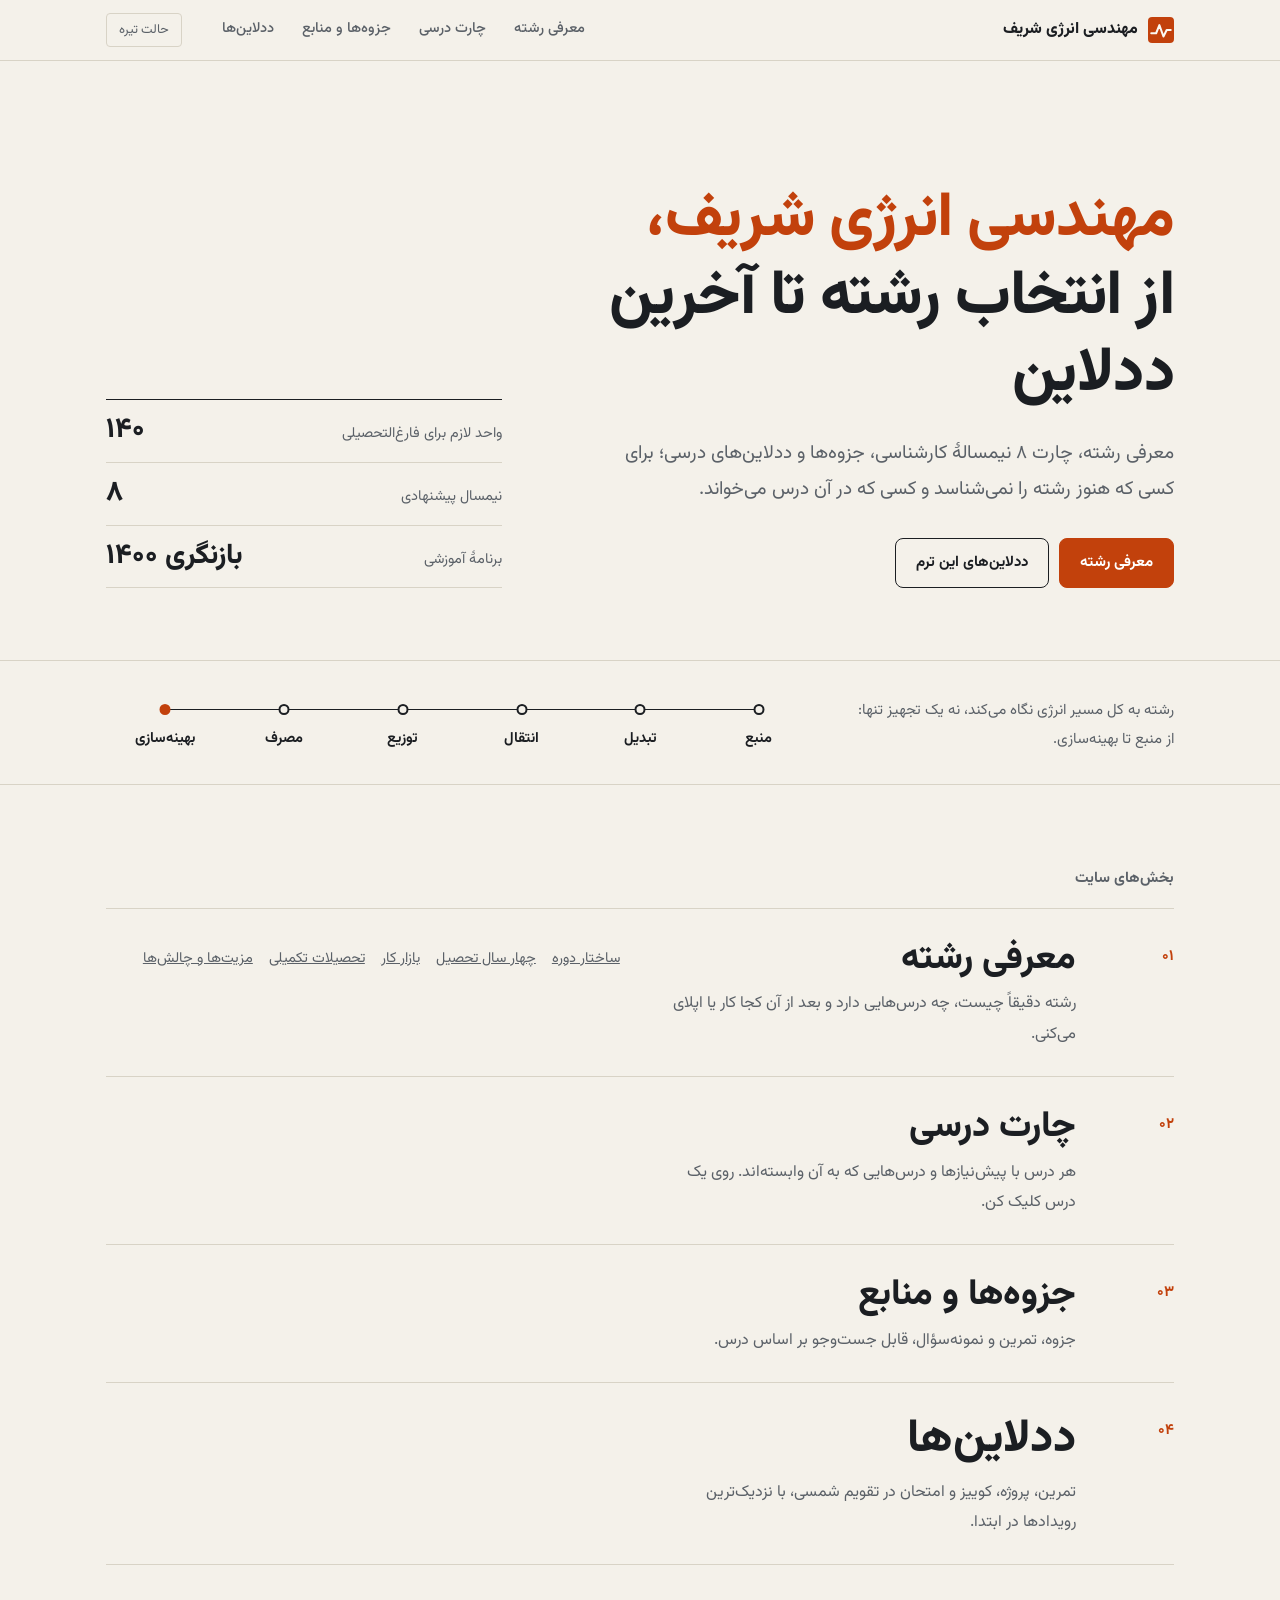
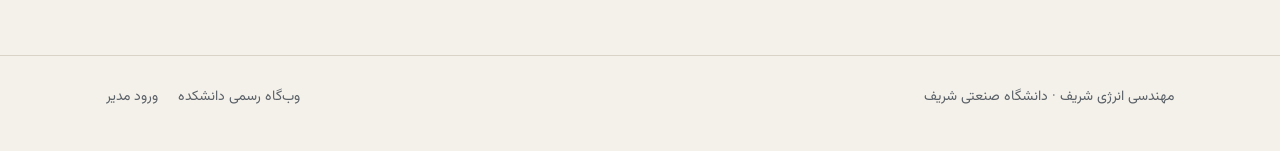
<file: index.html>
<!doctype html>
<html lang="fa" dir="rtl">
<head>
<meta charset="utf-8">
<meta name="viewport" content="width=device-width, initial-scale=1">
<title>مهندسی انرژی شریف</title>
<meta name="description" content="معرفی رشته مهندسی انرژی دانشگاه صنعتی شریف، چارت درسی، جزوه‌ها و ددلاین‌های درسی.">
<link rel="icon" type="image/svg+xml" href="favicon.svg">
<link rel="preconnect" href="https://fonts.googleapis.com">
<link rel="preconnect" href="https://fonts.gstatic.com" crossorigin>
<link href="https://fonts.googleapis.com/css2?family=Vazirmatn:wght@400;500;600;700;800&display=swap" rel="stylesheet">
<script src="theme.js"></script>
<link rel="stylesheet" href="style.css">
</head>
<body>
<a class="skip" href="#main">پرش به محتوا</a>
<header class="site-header">
  <div class="bar">
    <a class="brand" href="index.html"><svg viewBox="0 0 64 64" aria-hidden="true"><rect width="64" height="64" rx="10" fill="#C2410C"/><path d="M8 40h12l8-20 10 28 8-16h10" fill="none" stroke="#FBF9F4" stroke-width="5" stroke-linecap="round" stroke-linejoin="round"/></svg><span>مهندسی انرژی شریف</span></a>
    <nav class="nav" aria-label="بخش‌های سایت"><a href="intro.html">معرفی رشته</a><a href="chart.html">چارت درسی</a><a href="notes.html">جزوه‌ها و منابع</a><a href="deadlines.html">ددلاین‌ها</a></nav>
    <button id="themeBtn" class="theme-btn" type="button" aria-pressed="false">حالت تیره</button>
  </div>
</header>

<main id="main">
  <section class="hero">
    <div class="wrap hero-grid">
      <div>
        <h1><em>مهندسی انرژی شریف،</em><br>از انتخاب رشته تا آخرین ددلاین</h1>
        <p class="lead">معرفی رشته، چارت ۸ نیمسالهٔ کارشناسی، جزوه‌ها و ددلاین‌های درسی؛ برای کسی که هنوز رشته را نمی‌شناسد و کسی که در آن درس می‌خواند.</p>
        <div class="actions">
          <a class="btn primary" href="intro.html">معرفی رشته</a>
          <a class="btn" href="deadlines.html">ددلاین‌های این ترم</a>
        </div>
      </div>
      <dl class="facts">
        <div><dt>واحد لازم برای فارغ‌التحصیلی</dt><dd>۱۴۰</dd></div>
        <div><dt>نیمسال پیشنهادی</dt><dd>۸</dd></div>
        <div><dt>برنامهٔ آموزشی</dt><dd>بازنگری ۱۴۰۰</dd></div>
      </dl>
    </div>
  </section>

  <section class="chain-band" aria-label="زنجیرهٔ انرژی">
    <div class="wrap">
      <p>رشته به کل مسیر انرژی نگاه می‌کند، نه یک تجهیز تنها: از منبع تا بهینه‌سازی.</p>
      <ol class="chain">
        <li>منبع</li><li>تبدیل</li><li>انتقال</li><li>توزیع</li><li>مصرف</li><li>بهینه‌سازی</li>
      </ol>
    </div>
  </section>

  <section class="toc">
    <div class="wrap">
      <h2>بخش‌های سایت</h2>
      <article class="toc-row">
        <span class="no">۰۱</span>
        <div><h3><a href="intro.html">معرفی رشته</a></h3><p>رشته دقیقاً چیست، چه درس‌هایی دارد و بعد از آن کجا کار یا اپلای می‌کنی.</p></div>
        <div class="side"><ul>
          <li><a href="intro.html#s4">ساختار دوره</a></li>
          <li><a href="intro.html#s5">چهار سال تحصیل</a></li>
          <li><a href="intro.html#s14">بازار کار</a></li>
          <li><a href="intro.html#s15">تحصیلات تکمیلی</a></li>
          <li><a href="intro.html#s16">مزیت‌ها و چالش‌ها</a></li>
        </ul></div>
      </article>
      <article class="toc-row">
        <span class="no">۰۲</span>
        <div><h3><a href="chart.html">چارت درسی</a></h3><p>هر درس با پیش‌نیازها و درس‌هایی که به آن وابسته‌اند. روی یک درس کلیک کن.</p></div>
        <div class="side"></div>
      </article>
      <article class="toc-row">
        <span class="no">۰۳</span>
        <div><h3><a href="notes.html">جزوه‌ها و منابع</a></h3><p>جزوه، تمرین و نمونه‌سؤال، قابل جست‌وجو بر اساس درس.</p></div>
        <div class="side"></div>
      </article>
      <article class="toc-row major">
        <span class="no">۰۴</span>
        <div><h3><a href="deadlines.html">ددلاین‌ها</a></h3><p>تمرین، پروژه، کوییز و امتحان در تقویم شمسی، با نزدیک‌ترین رویدادها در ابتدا.</p></div>
        <div class="side"></div>
      </article>
    </div>
  </section>
</main>

<footer class="site-footer">
  <div class="wrap">
    <span>مهندسی انرژی شریف · دانشگاه صنعتی شریف</span>
    <nav aria-label="پیوندهای پایین صفحه">
      <a href="https://energy.sharif.ir" target="_blank" rel="noopener">وب‌گاه رسمی دانشکده</a>
      <a href="admin.html">ورود مدیر</a>
    </nav>
  </div>
</footer>
</body>
</html>
</file>
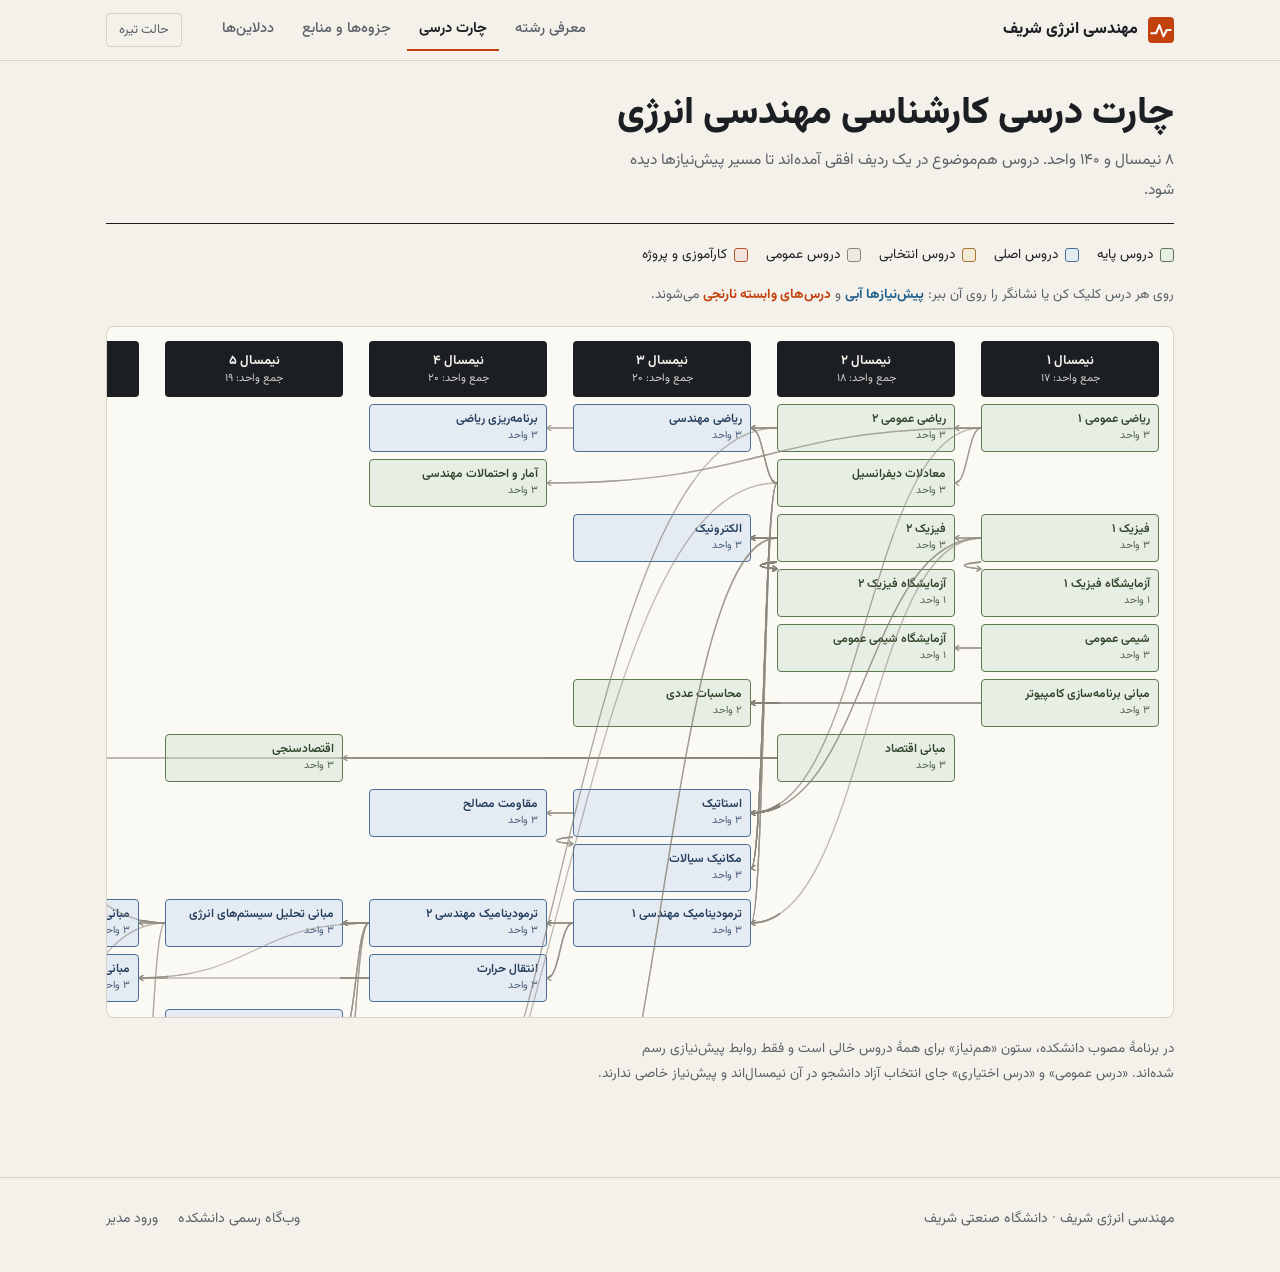
<file: chart.html>
<!doctype html>
<html lang="fa" dir="rtl">
<head>
<meta charset="utf-8">
<meta name="viewport" content="width=device-width, initial-scale=1">
<title>چارت درسی | مهندسی انرژی شریف</title>
<meta name="description" content="چارت درسی کارشناسی مهندسی انرژی شریف: ۸ نیمسال، ۱۴۰ واحد، با نمایش تعاملی پیش‌نیازها.">
<link rel="icon" type="image/svg+xml" href="favicon.svg">
<link rel="preconnect" href="https://fonts.googleapis.com">
<link rel="preconnect" href="https://fonts.gstatic.com" crossorigin>
<link href="https://fonts.googleapis.com/css2?family=Vazirmatn:wght@400;500;600;700;800&display=swap" rel="stylesheet">
<script src="theme.js"></script>
<link rel="stylesheet" href="style.css">
</head>
<body>
<a class="skip" href="#main">پرش به محتوا</a>
<header class="site-header">
  <div class="bar">
    <a class="brand" href="index.html"><svg viewBox="0 0 64 64" aria-hidden="true"><rect width="64" height="64" rx="10" fill="#C2410C"/><path d="M8 40h12l8-20 10 28 8-16h10" fill="none" stroke="#FBF9F4" stroke-width="5" stroke-linecap="round" stroke-linejoin="round"/></svg><span>مهندسی انرژی شریف</span></a>
    <nav class="nav" aria-label="بخش‌های سایت"><a href="intro.html">معرفی رشته</a><a href="chart.html" aria-current="page">چارت درسی</a><a href="notes.html">جزوه‌ها و منابع</a><a href="deadlines.html">ددلاین‌ها</a></nav>
    <button id="themeBtn" class="theme-btn" type="button" aria-pressed="false">حالت تیره</button>
  </div>
</header>

<main id="main">
  <div class="wrap">
    <section class="page-head compact">
      <h1>چارت درسی کارشناسی مهندسی انرژی</h1>
      <p>۸ نیمسال و ۱۴۰ واحد. دروس هم‌موضوع در یک ردیف افقی آمده‌اند تا مسیر پیش‌نیازها دیده شود.</p>
    </section>
    <div class="chart-tools">
      <div class="legend" aria-label="راهنمای رنگ‌ها">
        <span><i class="swatch cat-pa"></i>دروس پایه</span>
        <span><i class="swatch cat-as"></i>دروس اصلی</span>
        <span><i class="swatch cat-an"></i>دروس انتخابی</span>
        <span><i class="swatch cat-om"></i>دروس عمومی</span>
        <span><i class="swatch cat-sa"></i>کارآموزی و پروژه</span>
      </div>
      <p class="hint">روی هر درس کلیک کن یا نشانگر را روی آن ببر: <b class="p">پیش‌نیازها آبی</b> و <b class="d">درس‌های وابسته نارنجی</b> می‌شوند.</p>
    </div>
    <p class="scroll-hint">برای دیدن همهٔ نیمسال‌ها، چارت را افقی بکش.</p>
  </div>
  <div class="wrap">
    <div class="chart-frame">
      <div class="chart-outer">
        <div class="chart" id="chart">
          <svg id="arrows" aria-hidden="true"></svg>
          <div class="grid" id="grid"></div>
        </div>
      </div>
    </div>
    <p class="chart-note">در برنامهٔ مصوب دانشکده، ستون «هم‌نیاز» برای همهٔ دروس خالی است و فقط روابط پیش‌نیازی رسم شده‌اند. «درس عمومی» و «درس اختیاری» جای انتخاب آزاد دانشجو در آن نیمسال‌اند و پیش‌نیاز خاصی ندارند.</p>
  </div>
</main>

<footer class="site-footer">
  <div class="wrap">
    <span>مهندسی انرژی شریف · دانشگاه صنعتی شریف</span>
    <nav aria-label="پیوندهای پایین صفحه">
      <a href="https://energy.sharif.ir" target="_blank" rel="noopener">وب‌گاه رسمی دانشکده</a>
      <a href="admin.html">ورود مدیر</a>
    </nav>
  </div>
</footer>
<script>
// هر درس: id، نام، واحد، دسته، ستون = نیمسال، ردیف = لِین موضوعی، پیش‌نیاز[]
const courses = [
  {id:'riazi1', name:'ریاضی عمومی ۱', u:3, cat:'pa', col:1, row:1},
  {id:'riazi2', name:'ریاضی عمومی ۲', u:3, cat:'pa', col:2, row:1, pre:['riazi1']},
  {id:'riazi_mohandesi', name:'ریاضی مهندسی', u:3, cat:'as', col:3, row:1, pre:['riazi2','moadelat']},
  {id:'barnamerizi_riazi', name:'برنامه‌ریزی ریاضی', u:3, cat:'as', col:4, row:1, pre:['riazi_mohandesi']},

  {id:'moadelat', name:'معادلات دیفرانسیل', u:3, cat:'pa', col:2, row:2, pre:['riazi1']},
  {id:'amar', name:'آمار و احتمالات مهندسی', u:3, cat:'pa', col:4, row:2, pre:['riazi1']},

  {id:'fizik1', name:'فیزیک ۱', u:3, cat:'pa', col:1, row:3},
  {id:'fizik2', name:'فیزیک ۲', u:3, cat:'pa', col:2, row:3, pre:['fizik1']},
  {id:'electronik', name:'الکترونیک', u:3, cat:'as', col:3, row:3, pre:['fizik2']},

  {id:'az_fizik1', name:'آزمایشگاه فیزیک ۱', u:1, cat:'pa', col:1, row:4, pre:['fizik1']},
  {id:'az_fizik2', name:'آزمایشگاه فیزیک ۲', u:1, cat:'pa', col:2, row:4, pre:['fizik2']},

  {id:'shimi', name:'شیمی عمومی', u:3, cat:'pa', col:1, row:5},
  {id:'az_shimi', name:'آزمایشگاه شیمی عمومی', u:1, cat:'pa', col:2, row:5, pre:['shimi']},

  {id:'barnamesazi', name:'مبانی برنامه‌سازی کامپیوتر', u:3, cat:'pa', col:1, row:6},
  {id:'mohasebat', name:'محاسبات عددی', u:2, cat:'pa', col:3, row:6, pre:['barnamesazi']},

  {id:'eghtesad', name:'مبانی اقتصاد', u:3, cat:'pa', col:2, row:7},
  {id:'eghtesadsanji', name:'اقتصادسنجی', u:3, cat:'pa', col:5, row:7, pre:['eghtesad']},
  {id:'eghtesad_energy', name:'اقتصاد انرژی', u:3, cat:'as', col:7, row:7, pre:['eghtesad','mabani_tahlil']},

  {id:'static', name:'استاتیک', u:3, cat:'as', col:3, row:8, pre:['fizik1','riazi1']},
  {id:'moghavemat', name:'مقاومت مصالح', u:3, cat:'as', col:4, row:8, pre:['static']},

  {id:'sialat', name:'مکانیک سیالات', u:3, cat:'as', col:3, row:9, pre:['static','moadelat']},

  {id:'termo1', name:'ترمودینامیک مهندسی ۱', u:3, cat:'as', col:3, row:10, pre:['fizik1','moadelat']},
  {id:'termo2', name:'ترمودینامیک مهندسی ۲', u:3, cat:'as', col:4, row:10, pre:['termo1']},
  {id:'mabani_tahlil', name:'مبانی تحلیل سیستم‌های انرژی', u:3, cat:'as', col:5, row:10, pre:['termo2']},
  {id:'tajdidpazir', name:'مبانی انرژی‌های تجدیدپذیر', u:3, cat:'as', col:6, row:10, pre:['mabani_tahlil']},

  {id:'enteghal_harart', name:'انتقال حرارت', u:3, cat:'as', col:4, row:11, pre:['termo1']},
  {id:'enteghrasion', name:'مبانی انتگراسیون فرآیند', u:3, cat:'as', col:6, row:11, pre:['termo2','enteghal_harart']},

  {id:'tabdil_energy', name:'تبدیل انرژی', u:3, cat:'as', col:5, row:12, pre:['termo2']},
  {id:'az_termo', name:'آزمایشگاه ترمودینامیک مهندسی', u:1, cat:'as', col:5, row:13, pre:['termo2']},
  {id:'momayezi', name:'ممیزی انرژی', u:3, cat:'as', col:6, row:14, pre:['mabani_tahlil']},
  {id:'zist_mohiti', name:'آثار زیست‌محیطی انرژی', u:3, cat:'as', col:7, row:15, pre:['mabani_tahlil']},

  {id:'bargh1', name:'سیستم‌های انرژی الکتریکی ۱', u:3, cat:'as', col:4, row:16, pre:['fizik2']},
  {id:'bargh2', name:'سیستم‌های انرژی الکتریکی ۲', u:3, cat:'as', col:5, row:16, pre:['bargh1']},
  {id:'az_bargh', name:'آزمایشگاه سیستم‌های انرژی الکتریکی', u:1, cat:'as', col:6, row:16, pre:['bargh2']},

  {id:'control', name:'کنترل اتوماتیک', u:3, cat:'as', col:5, row:17, pre:['riazi2','moadelat']},

  {id:'zaban_omumi', name:'زبان عمومی', u:3, cat:'om', col:6, row:18},
  {id:'zaban_takhassosi', name:'زبان تخصصی', u:2, cat:'as', col:7, row:18, pre:['zaban_omumi']},

  {id:'tarbiat1', name:'تربیت بدنی ۱', u:1, cat:'om', col:3, row:19},
  {id:'tarbiat2', name:'تربیت بدنی ۲', u:1, cat:'om', col:5, row:19},

  {id:'ashnaei', name:'آشنایی با مهندسی انرژی', u:1, cat:'as', col:1, row:20},
  {id:'naghshekeshi', name:'نقشه‌کشی صنعتی', u:2, cat:'as', col:2, row:20},

  {id:'adabiat', name:'ادبیات فارسی', u:3, cat:'om', col:1, row:21},

  {id:'omumi_s2', name:'درس عمومی', u:2, cat:'om', col:2, row:22},
  {id:'omumi_s3', name:'درس عمومی', u:2, cat:'om', col:3, row:22},
  {id:'omumi_s4', name:'درس عمومی', u:2, cat:'om', col:4, row:22},
  {id:'omumi_s5', name:'درس عمومی', u:2, cat:'om', col:5, row:22},
  {id:'omumi_s6', name:'درس عمومی', u:2, cat:'om', col:6, row:22},
  {id:'omumi_s7', name:'درس عمومی', u:2, cat:'om', col:7, row:22},

  {id:'ekhtiyari1_s7', name:'درس اختیاری ۱', u:3, cat:'an', col:7, row:23},
  {id:'ekhtiyari1_s8', name:'درس اختیاری ۱', u:3, cat:'an', col:8, row:23},
  {id:'ekhtiyari2_s7', name:'درس اختیاری ۲', u:3, cat:'an', col:7, row:24},
  {id:'ekhtiyari2_s8', name:'درس اختیاری ۲', u:3, cat:'an', col:8, row:24},
  {id:'ekhtiyari3_s8', name:'درس اختیاری ۳', u:3, cat:'an', col:8, row:25},
  {id:'ekhtiyari4_s8', name:'درس اختیاری ۴', u:3, cat:'an', col:8, row:26},

  {id:'karamoozi', name:'کارآموزی', u:0, cat:'sa', col:7, row:27},
  {id:'proje', name:'پروژه کارشناسی', u:3, cat:'sa', col:8, row:27},
];
const credits = {1:17,2:18,3:20,4:20,5:19,6:15,7:16,8:15};

const fa = n => String(n).replace(/[0-9]/g, d => '۰۱۲۳۴۵۶۷۸۹'[d]);
const gridEl = document.getElementById('grid');
for (let c = 1; c <= 8; c++) {
  const h = document.createElement('div');
  h.className = 'sem-head';
  h.style.gridColumn = c;
  h.innerHTML = `نیمسال ${fa(c)}<small>جمع واحد: ${fa(credits[c])}</small>`;
  gridEl.appendChild(h);
}
courses.forEach(c => {
  const box = document.createElement('div');
  box.className = 'course cat-' + c.cat;
  box.style.gridColumn = c.col;
  box.style.gridRow = c.row + 1;
  box.setAttribute('data-id', c.id);
  box.setAttribute('tabindex', '0');
  box.innerHTML = `<div class="name">${c.name}</div><div class="units">${fa(c.u)} واحد</div>`;
  gridEl.appendChild(box);
});

const byId = Object.fromEntries(courses.map(c => [c.id, c]));
const dependents = {};
courses.forEach(c => { if (c.pre) c.pre.forEach(p => { (dependents[p] = dependents[p] || []).push(c.id); }); });

window.addEventListener('load', () => { drawArrows(); bindEvents(); });
window.addEventListener('resize', drawArrows);

function drawArrows() {
  const chart = document.getElementById('chart');
  const svg = document.getElementById('arrows');
  const chartRect = chart.getBoundingClientRect();
  svg.setAttribute('width', chart.scrollWidth);
  svg.setAttribute('height', chart.scrollHeight);
  svg.innerHTML = `<defs><marker id="ah" viewBox="0 0 10 10" refX="8" refY="5" markerWidth="5" markerHeight="5" orient="auto-start-reverse"><path class="ah" d="M2 1L8 5L2 9"/></marker></defs>`;
  let paths = '';
  courses.forEach(c => {
    if (!c.pre) return;
    const toEl = document.querySelector(`[data-id="${c.id}"]`);
    if (!toEl) return;
    const toR = toEl.getBoundingClientRect();
    c.pre.forEach(preId => {
      const fromEl = document.querySelector(`[data-id="${preId}"]`);
      if (!fromEl) return;
      const fromR = fromEl.getBoundingClientRect();
      const sameCol = Math.abs(fromR.left - toR.left) < 3;
      let d;
      if (sameCol) {
        const fx = fromR.left - chartRect.left;
        const tx = toR.left - chartRect.left;
        const fromAbove = fromR.top < toR.top;
        const sy = fromAbove ? fromR.bottom - chartRect.top : fromR.top - chartRect.top;
        const ey = fromAbove ? toR.top - chartRect.top : toR.bottom - chartRect.top;
        const bulge = 22;
        d = `M ${fx} ${sy} C ${fx - bulge} ${sy + (ey - sy) * 0.3}, ${tx - bulge} ${ey - (ey - sy) * 0.3}, ${tx} ${ey}`;
      } else {
        const fx = fromR.left - chartRect.left;
        const fy = fromR.top - chartRect.top + fromR.height / 2;
        const tx = toR.right - chartRect.left;
        const ty = toR.top - chartRect.top + toR.height / 2;
        const midX = (fx + tx) / 2;
        d = `M ${fx} ${fy} C ${midX} ${fy}, ${midX} ${ty}, ${tx} ${ty}`;
      }
      paths += `<path class="edge" data-from="${preId}" data-to="${c.id}" d="${d}" marker-end="url(#ah)"/>`;
    });
  });
  svg.innerHTML += paths;
}

function bindEvents() {
  courses.forEach(c => {
    const el = document.querySelector(`[data-id="${c.id}"]`);
    el.addEventListener('mouseenter', () => highlight(c.id));
    el.addEventListener('mouseleave', clearHighlight);
    el.addEventListener('focus', () => highlight(c.id));
    el.addEventListener('blur', clearHighlight);
    el.addEventListener('click', e => { e.stopPropagation(); highlight(c.id); });
  });
  document.body.addEventListener('click', clearHighlight);
}

function resetEdges() {
  document.querySelectorAll('.edge').forEach(p => p.classList.remove('pre', 'dep'));
}

function highlight(id) {
  const grid = document.getElementById('grid');
  grid.classList.add('dim-mode');
  document.querySelectorAll('.course').forEach(el => el.classList.remove('hl-self', 'hl-pre', 'hl-dep'));
  resetEdges();
  const self = document.querySelector(`[data-id="${id}"]`);
  if (self) self.classList.add('hl-self');
  (byId[id].pre || []).forEach(p => {
    const el = document.querySelector(`[data-id="${p}"]`);
    if (el) el.classList.add('hl-pre');
    const edge = document.querySelector(`.edge[data-from="${p}"][data-to="${id}"]`);
    if (edge) edge.classList.add('pre');
  });
  (dependents[id] || []).forEach(d => {
    const el = document.querySelector(`[data-id="${d}"]`);
    if (el) el.classList.add('hl-dep');
    const edge = document.querySelector(`.edge[data-from="${id}"][data-to="${d}"]`);
    if (edge) edge.classList.add('dep');
  });
}

function clearHighlight() {
  document.getElementById('grid').classList.remove('dim-mode');
  document.querySelectorAll('.course').forEach(el => el.classList.remove('hl-self', 'hl-pre', 'hl-dep'));
  resetEdges();
}
</script>
</body>
</html>
</file>
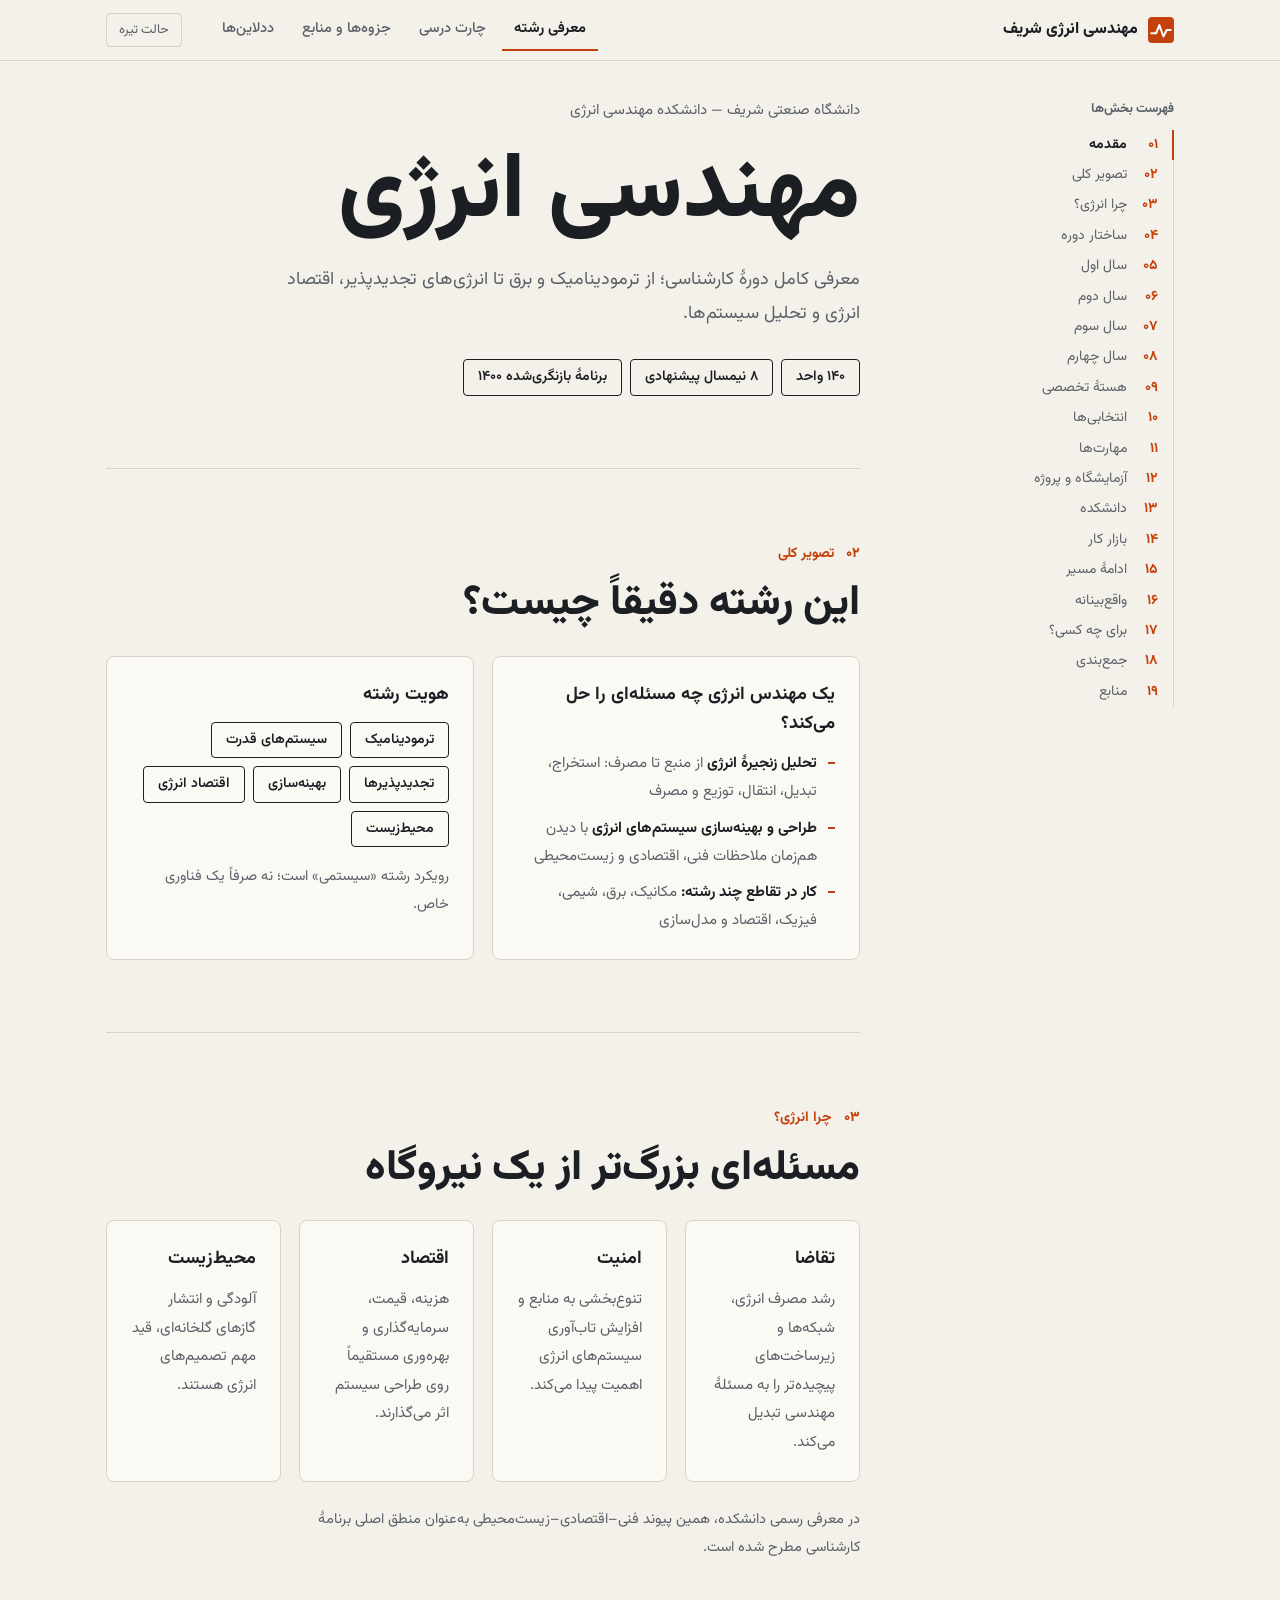
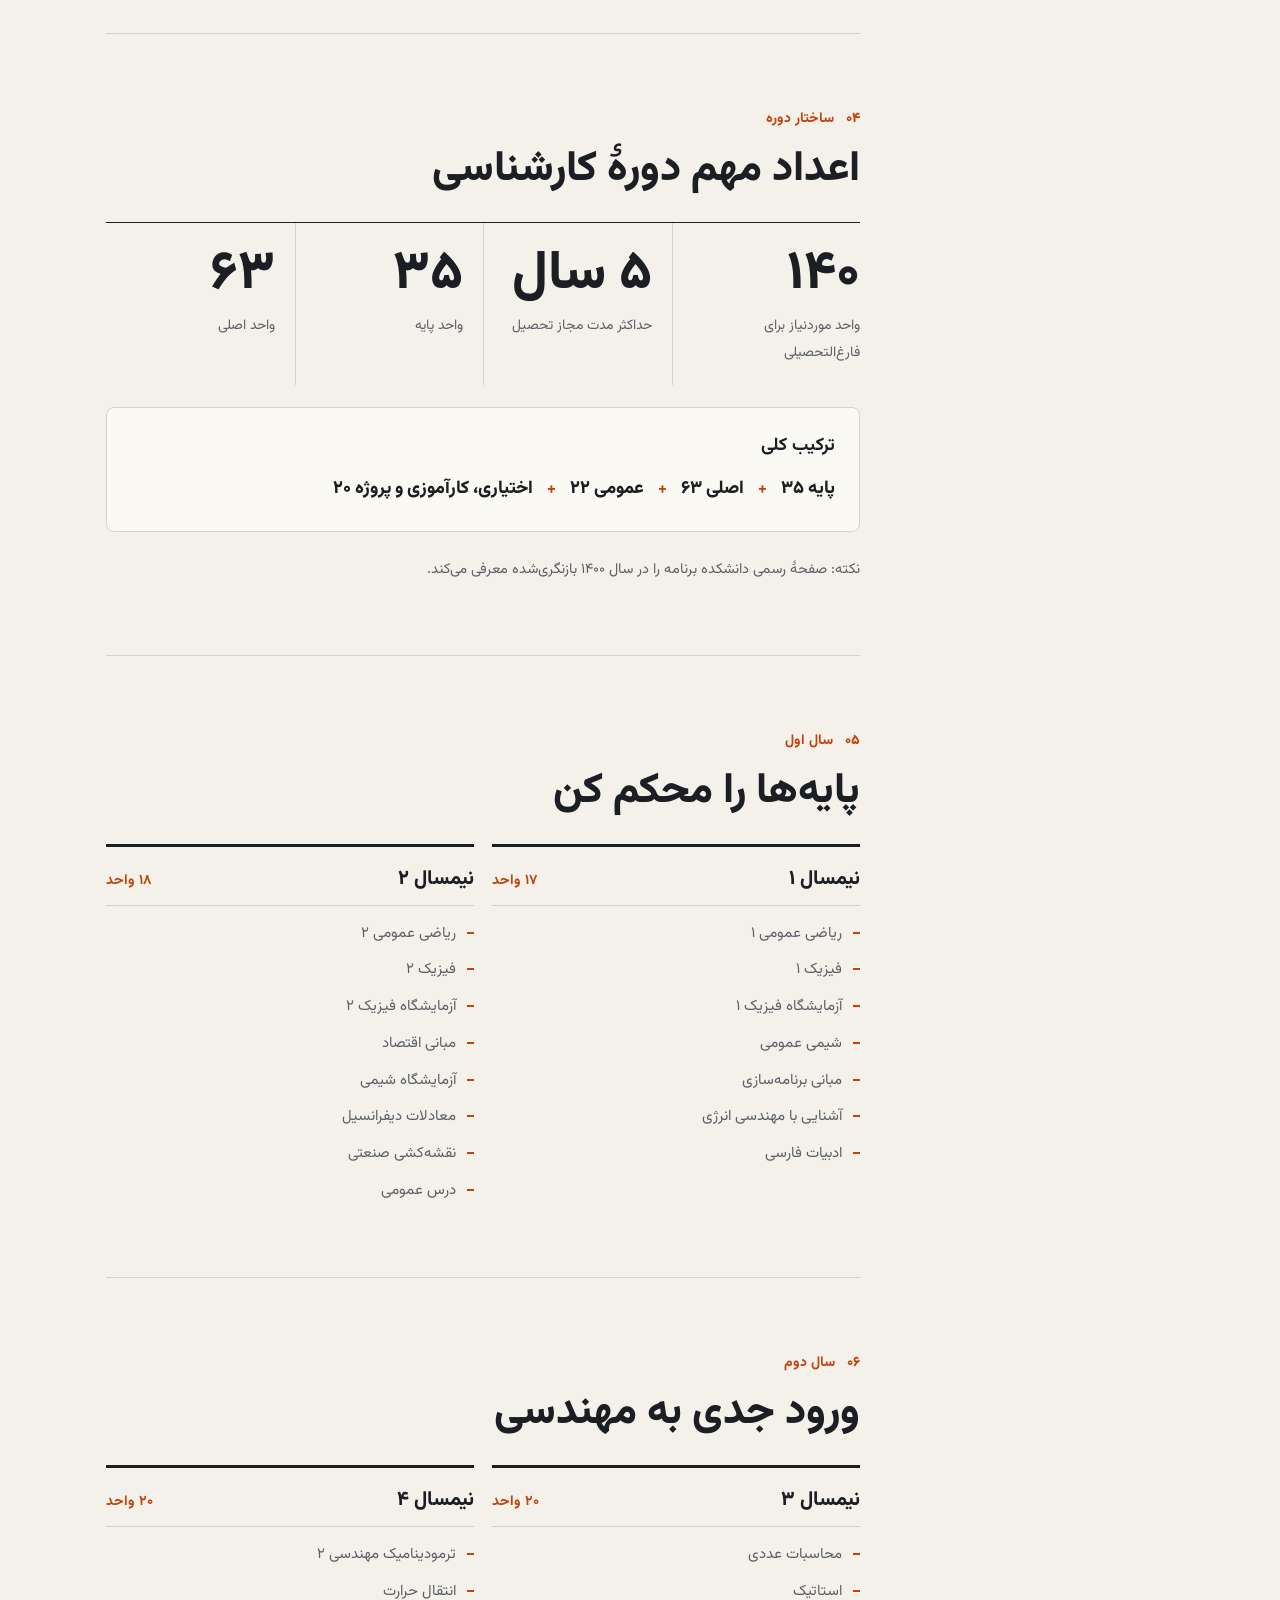
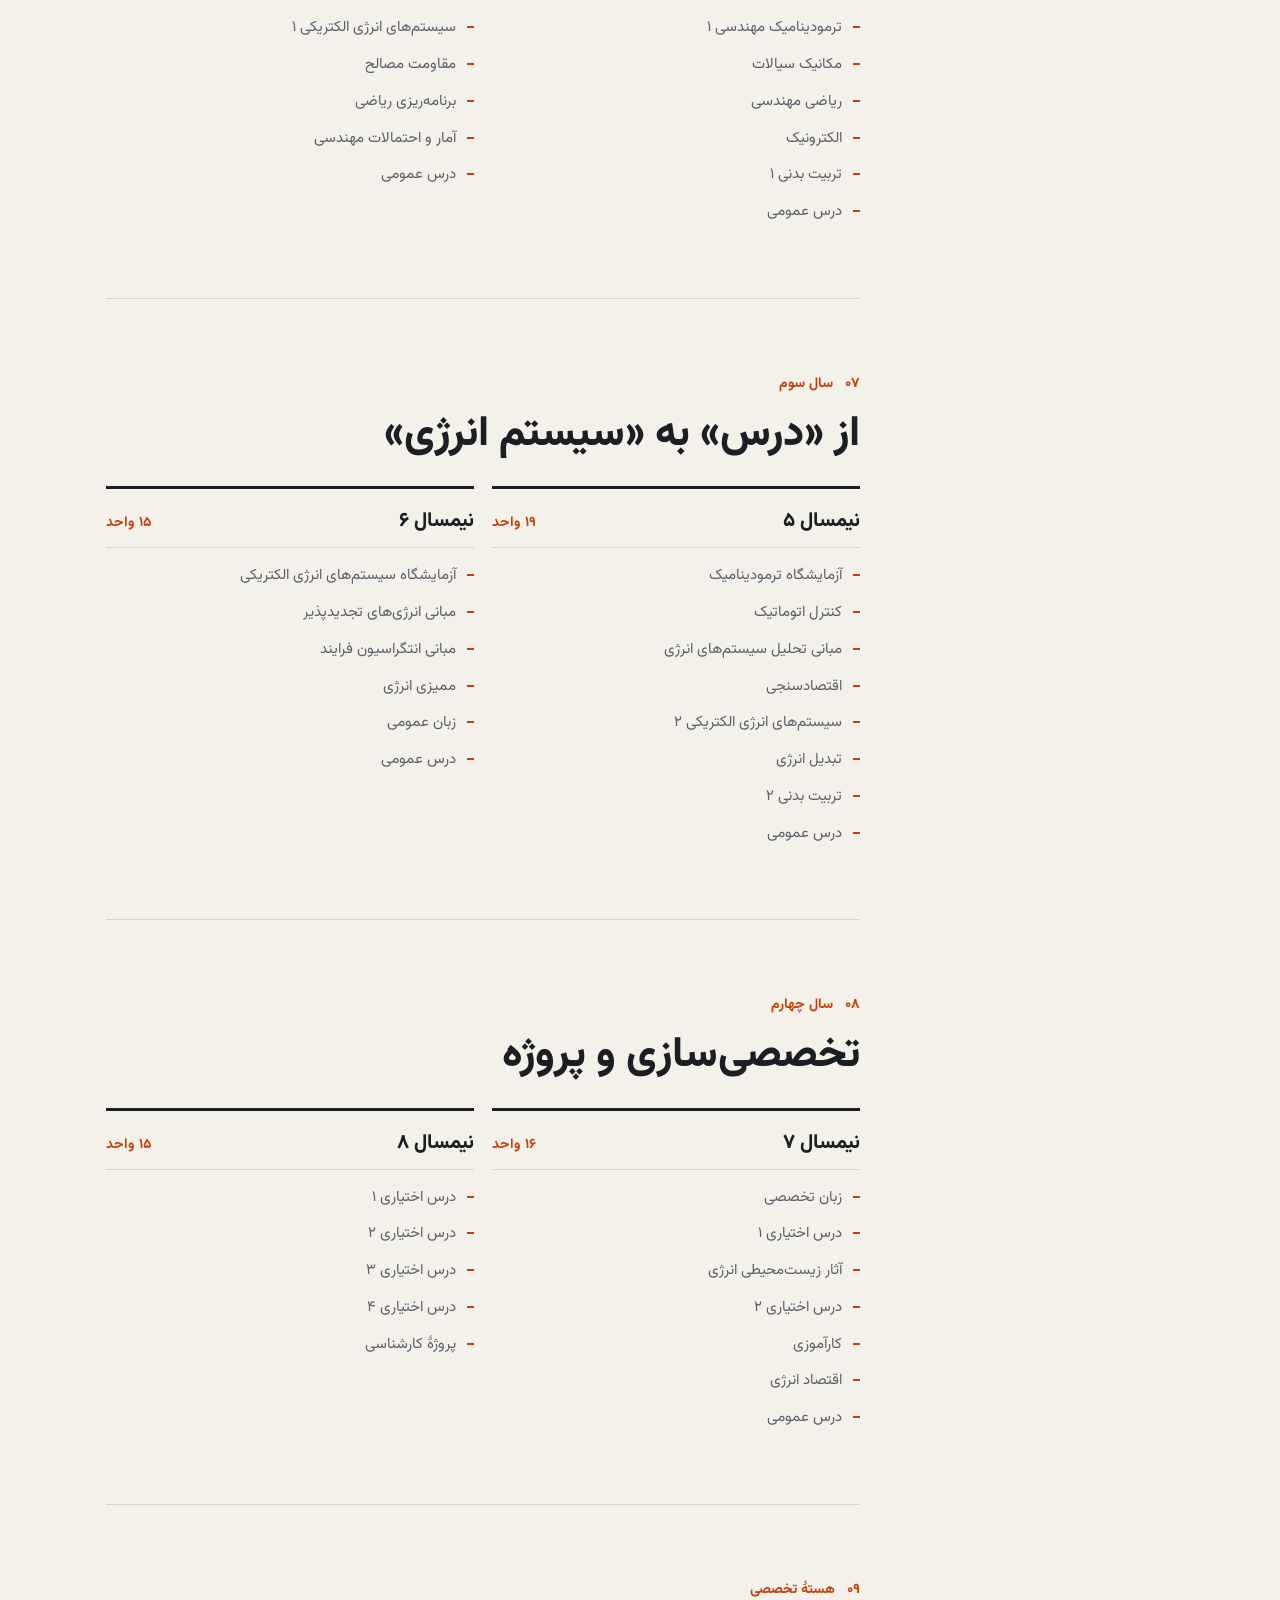
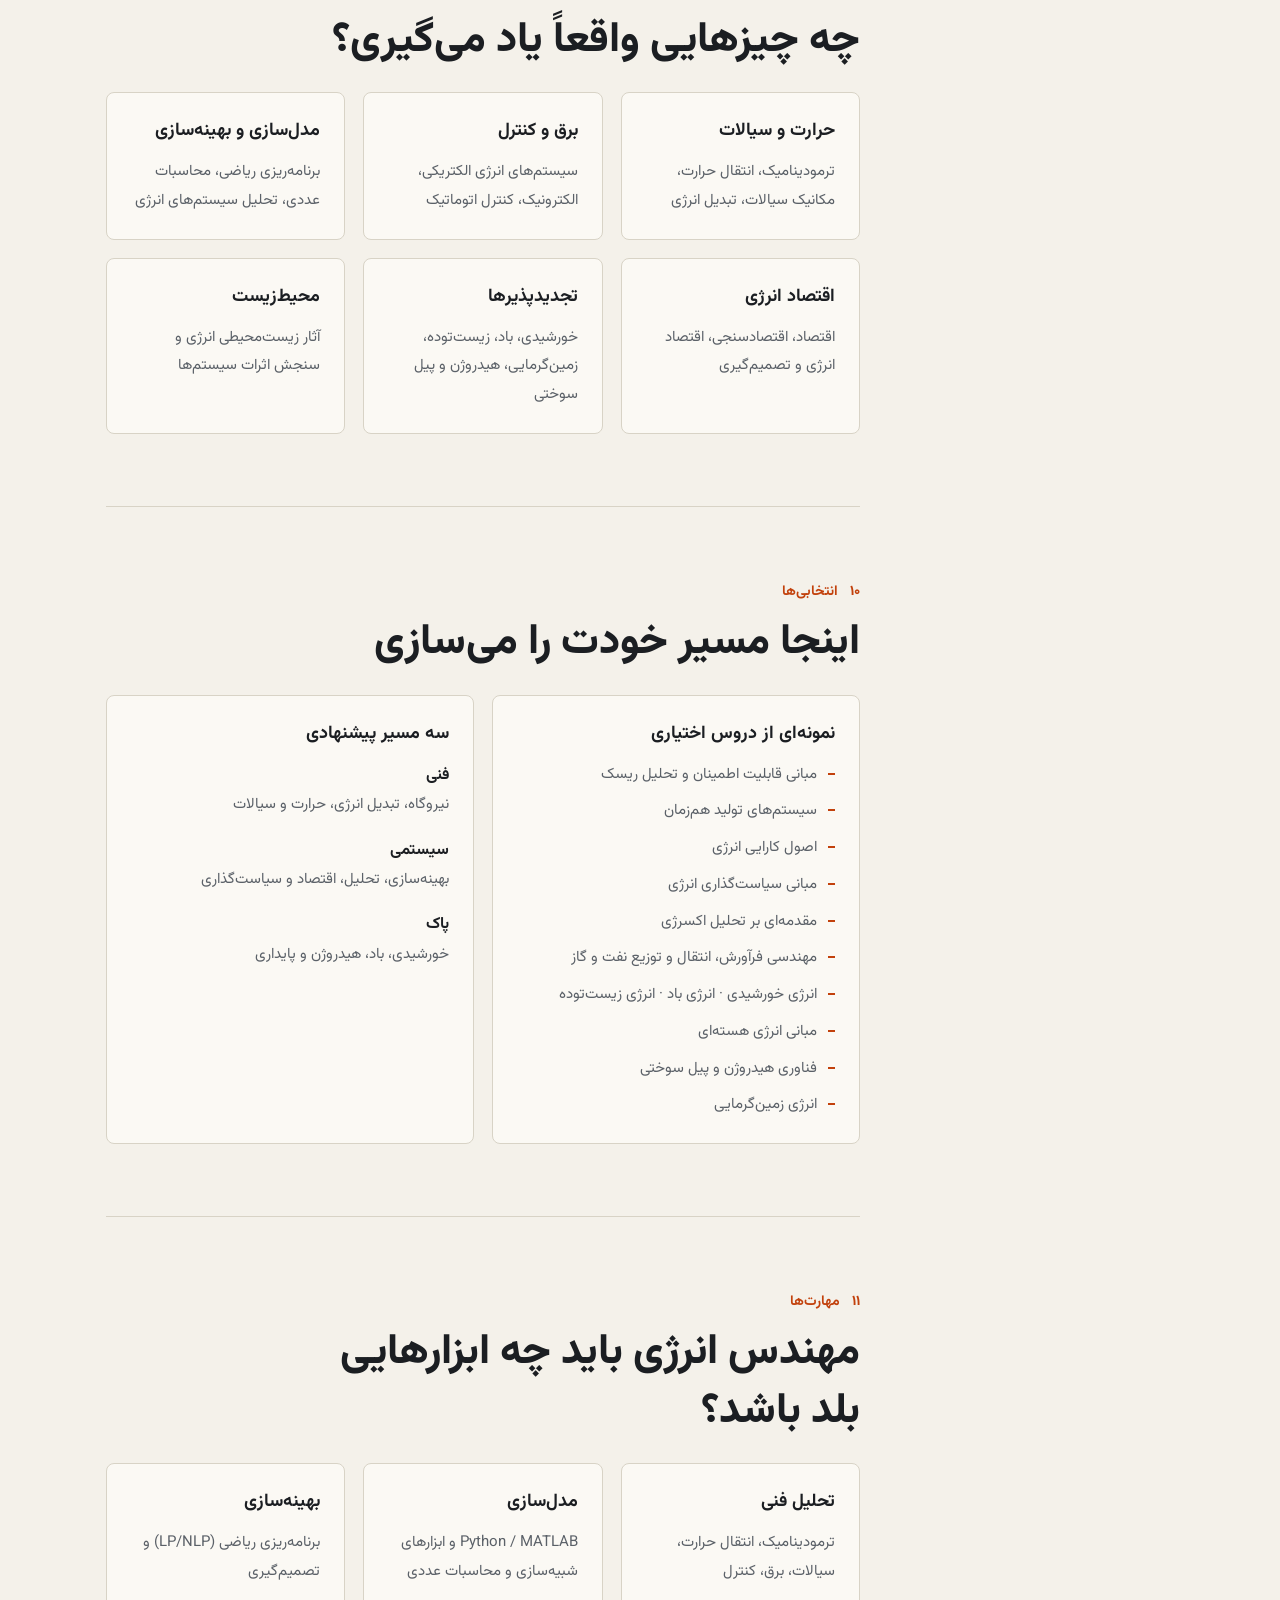
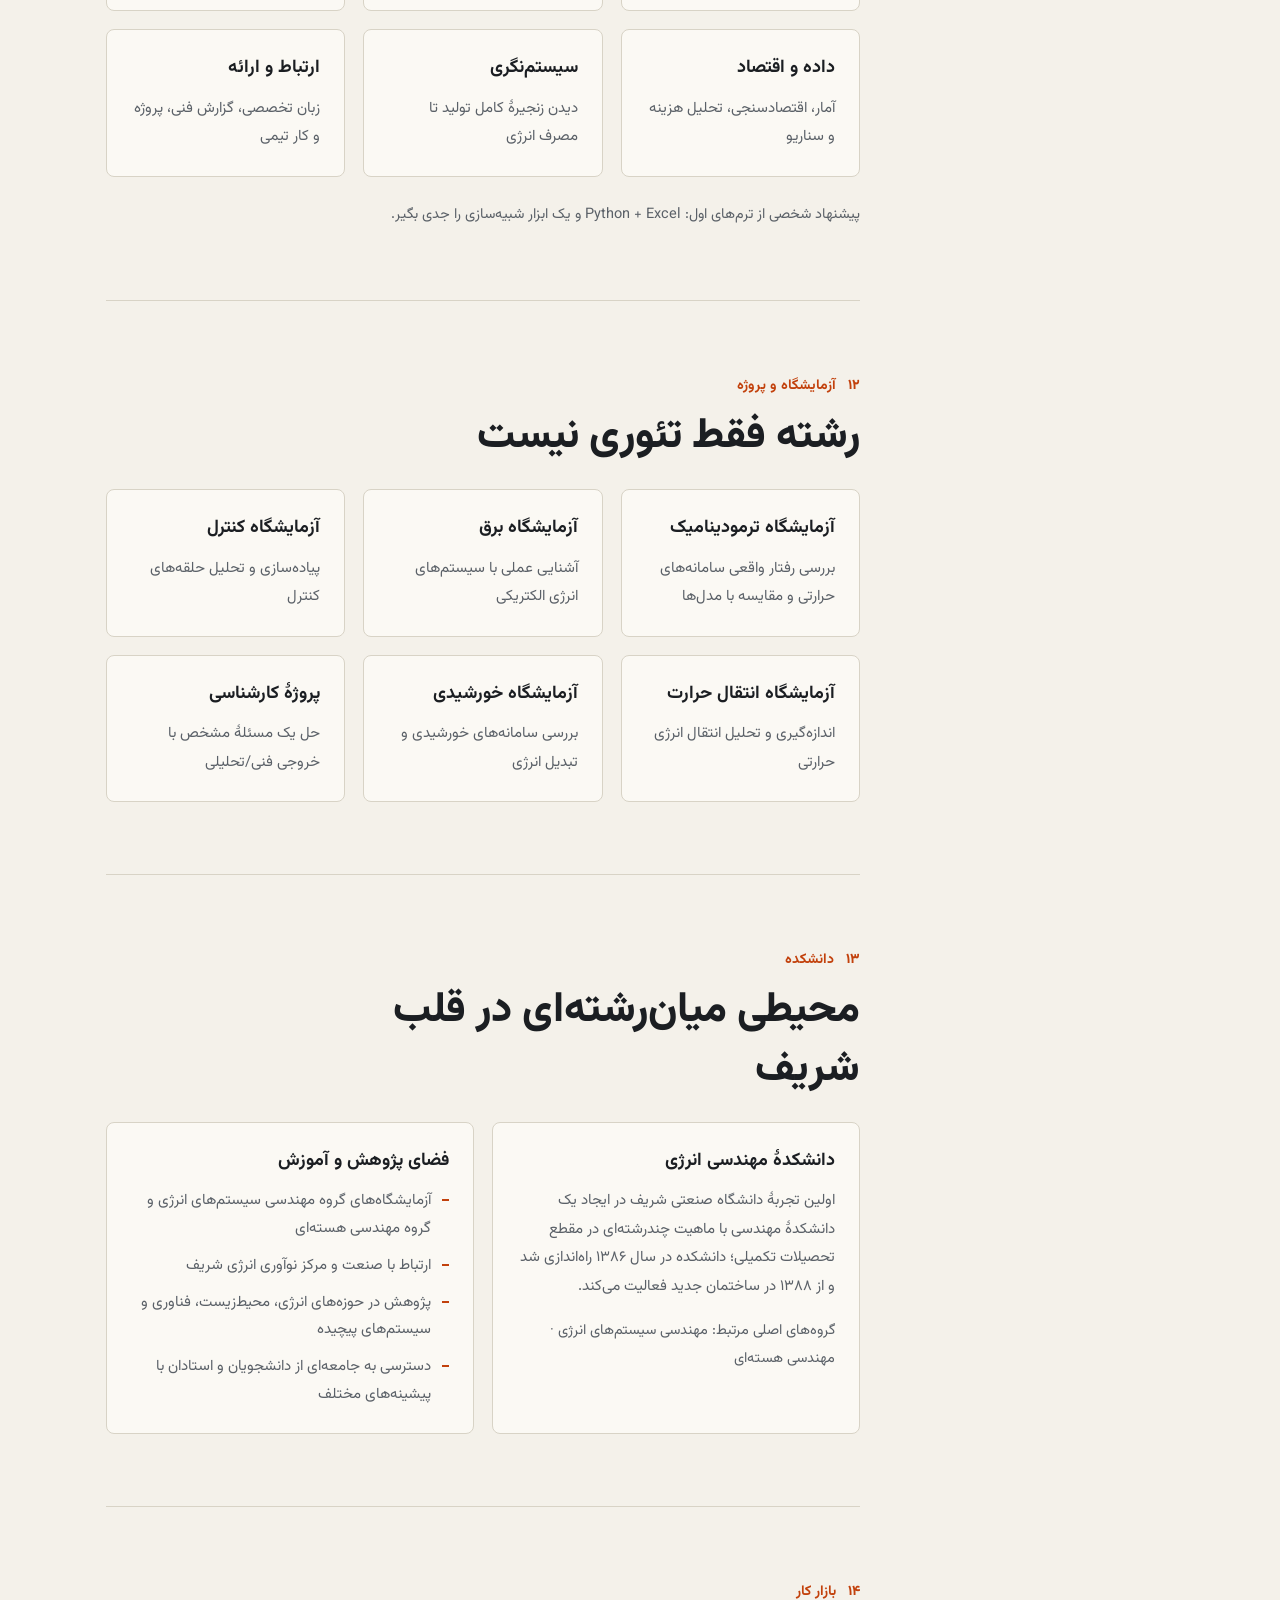
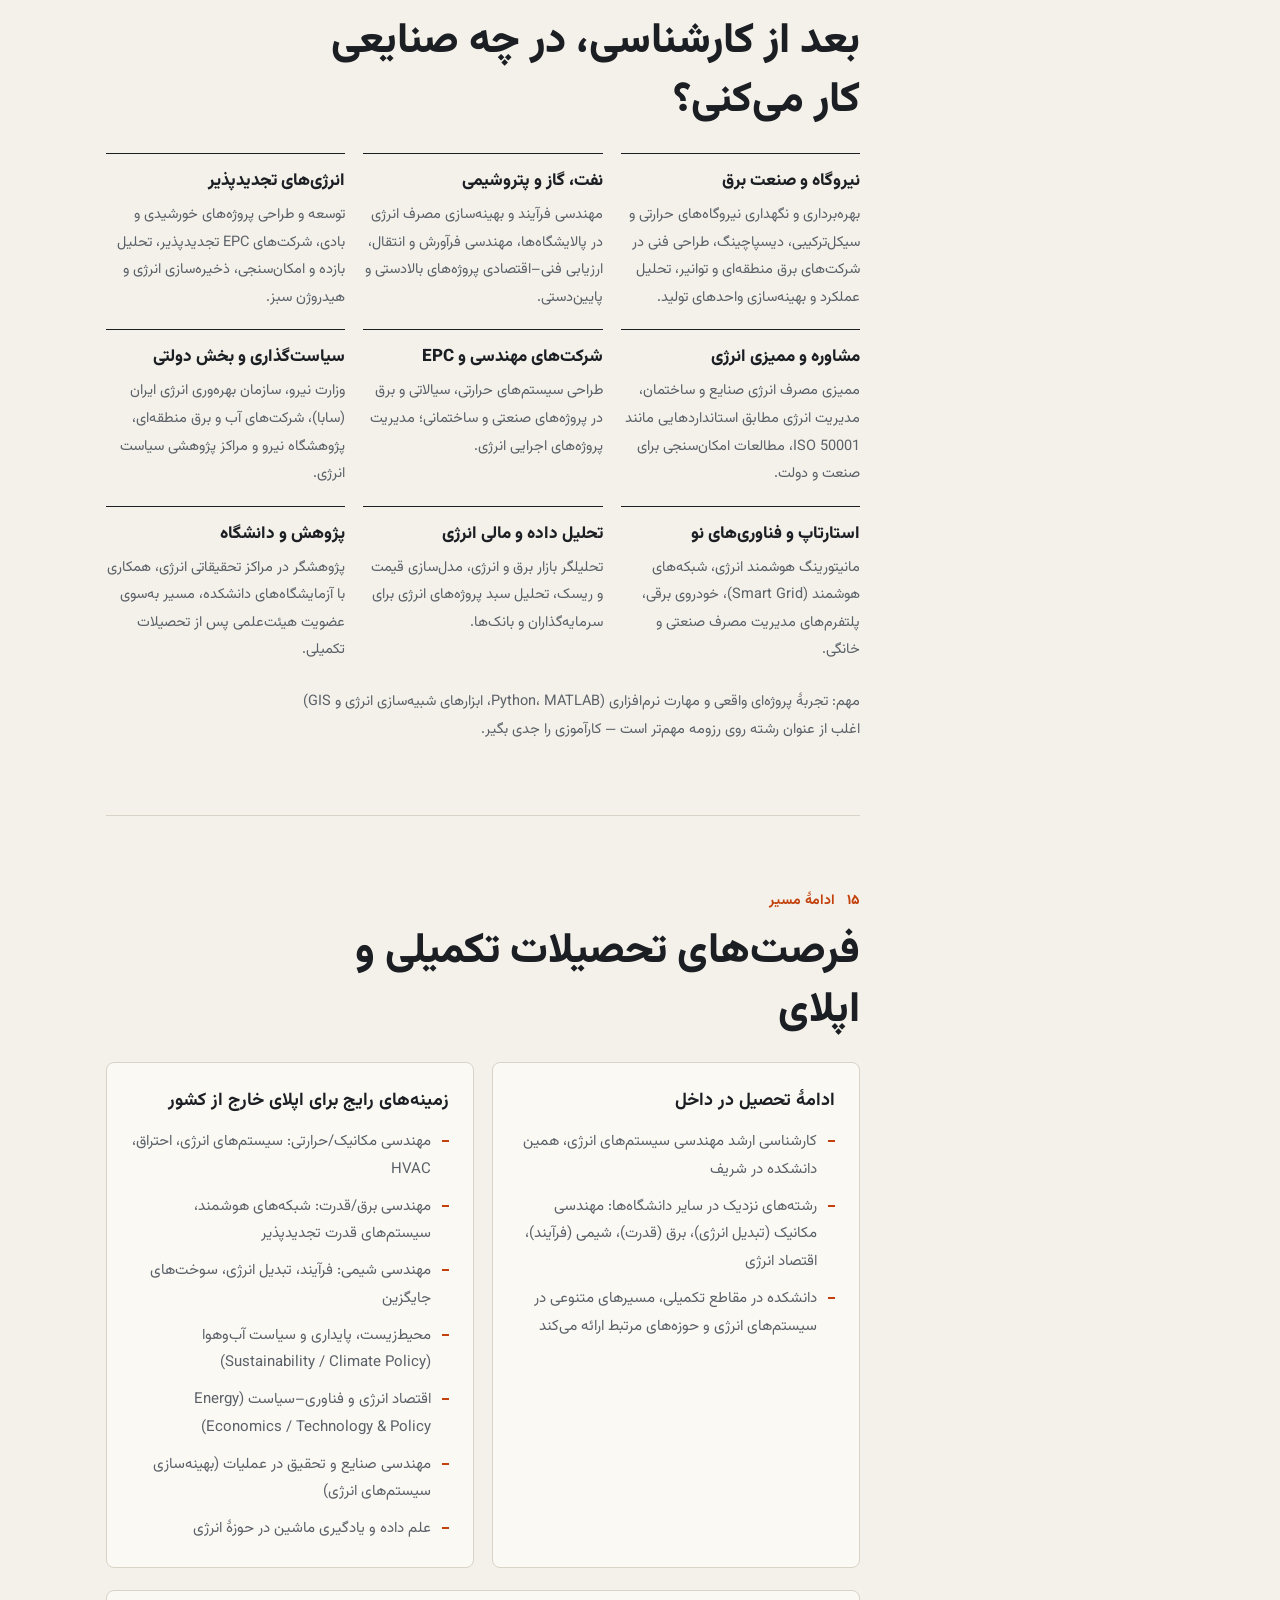
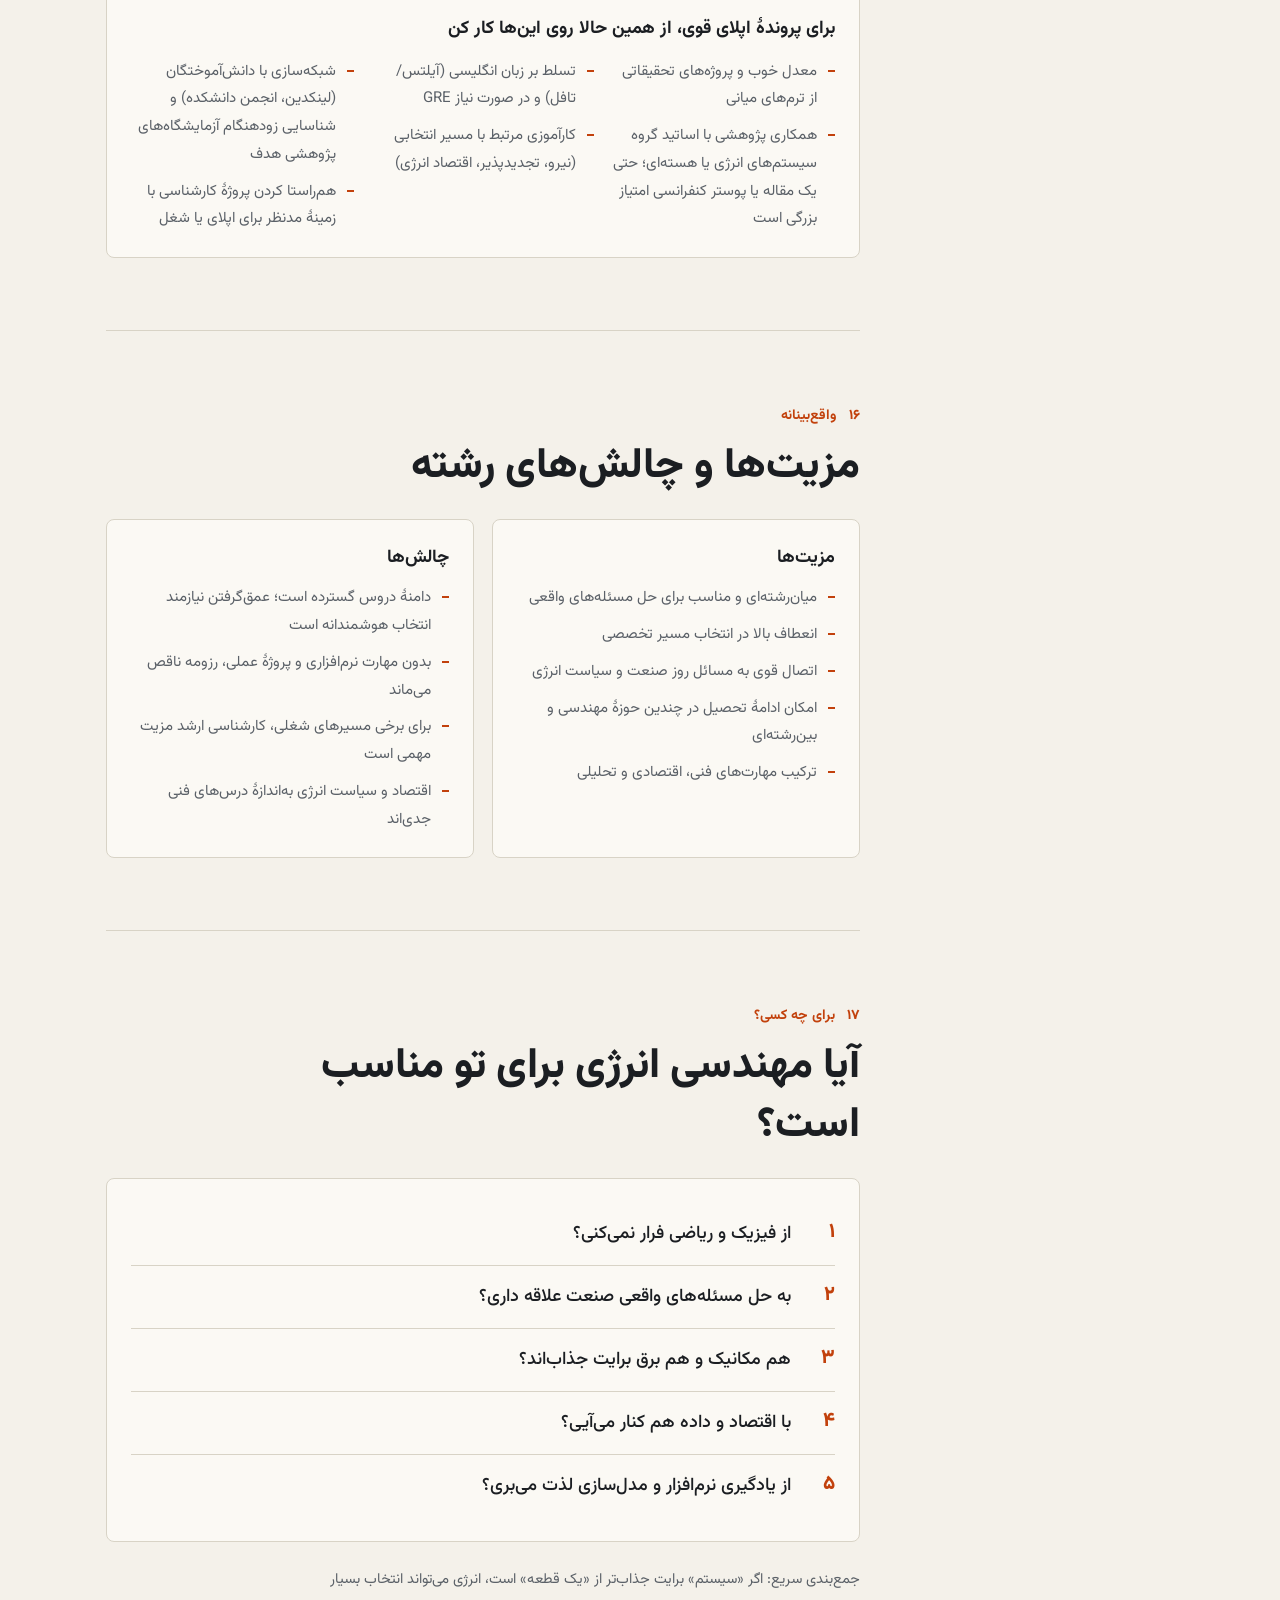
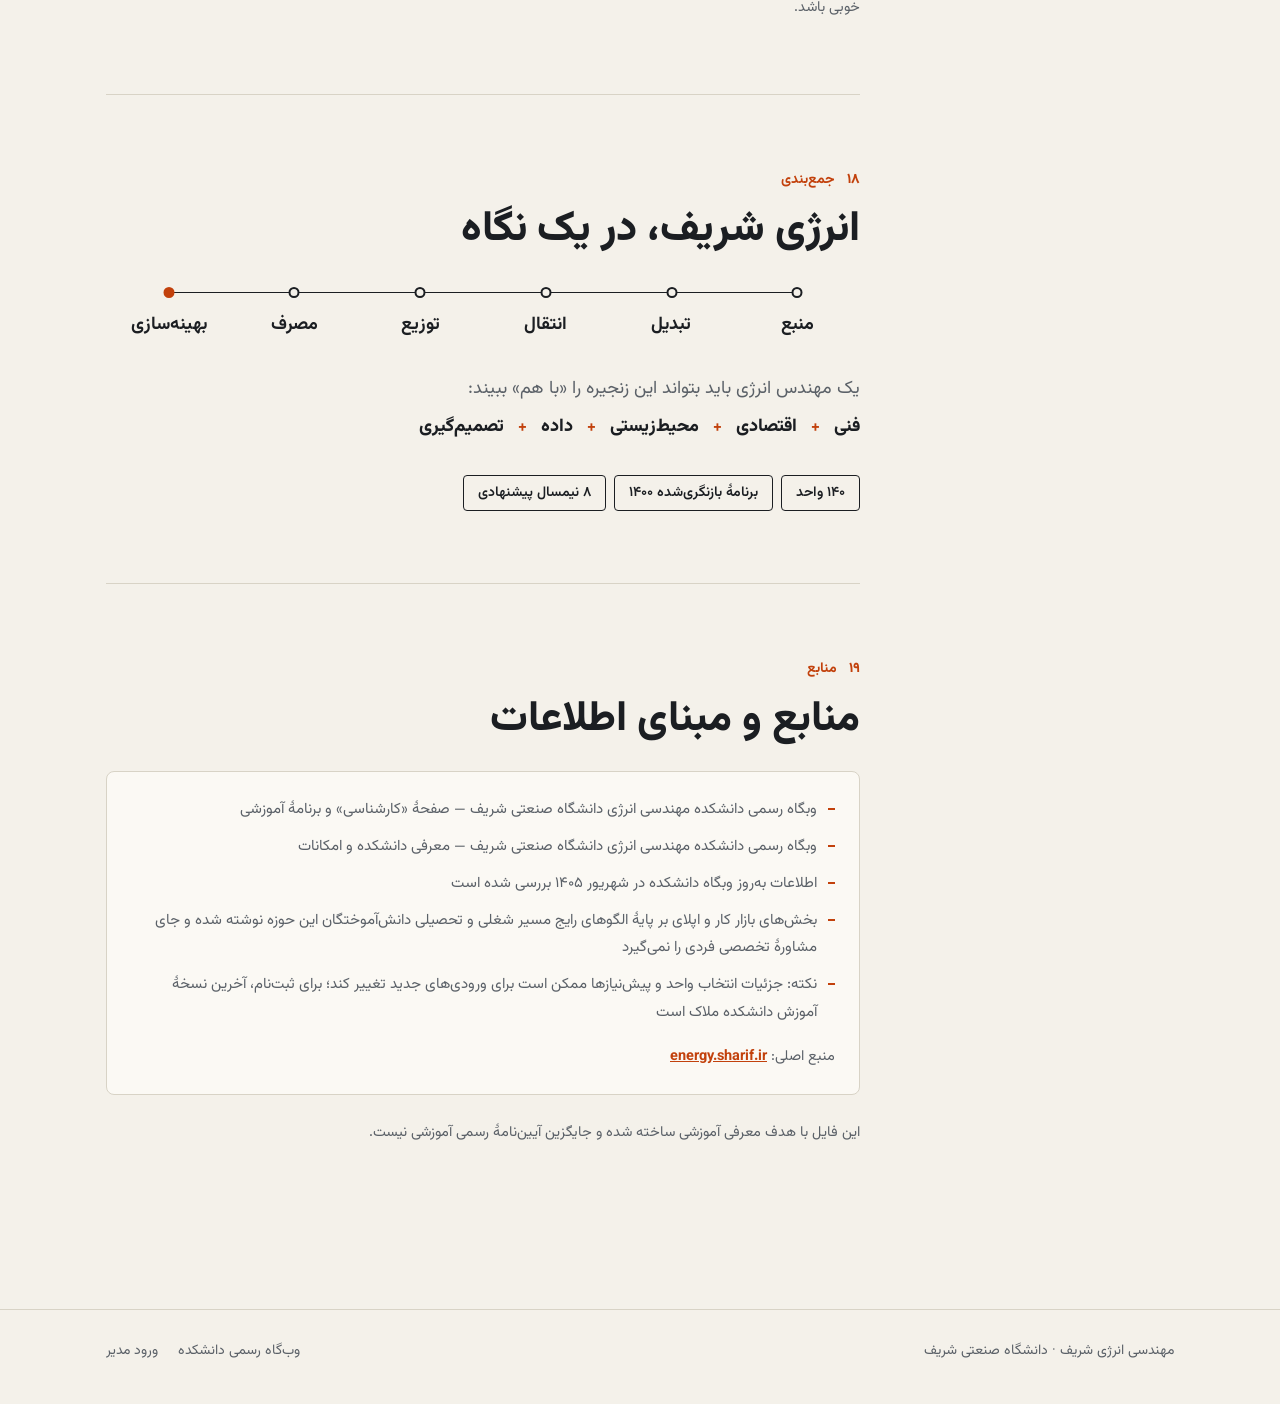
<file: intro.html>
<!doctype html>
<html lang="fa" dir="rtl">
<head>
<meta charset="utf-8">
<meta name="viewport" content="width=device-width, initial-scale=1">
<title>معرفی رشته | مهندسی انرژی شریف</title>
<meta name="description" content="معرفی کامل دورهٔ کارشناسی مهندسی انرژی دانشگاه صنعتی شریف: ساختار، چارت، مهارت‌ها، بازار کار و تحصیلات تکمیلی.">
<link rel="icon" type="image/svg+xml" href="favicon.svg">
<link rel="preconnect" href="https://fonts.googleapis.com">
<link rel="preconnect" href="https://fonts.gstatic.com" crossorigin>
<link href="https://fonts.googleapis.com/css2?family=Vazirmatn:wght@400;500;600;700;800&display=swap" rel="stylesheet">
<script src="theme.js"></script>
<link rel="stylesheet" href="style.css">
</head>
<body>
<a class="skip" href="#main">پرش به محتوا</a>
<header class="site-header">
  <div class="bar">
    <a class="brand" href="index.html"><svg viewBox="0 0 64 64" aria-hidden="true"><rect width="64" height="64" rx="10" fill="#C2410C"/><path d="M8 40h12l8-20 10 28 8-16h10" fill="none" stroke="#FBF9F4" stroke-width="5" stroke-linecap="round" stroke-linejoin="round"/></svg><span>مهندسی انرژی شریف</span></a>
    <nav class="nav" aria-label="بخش‌های سایت"><a href="intro.html" aria-current="page">معرفی رشته</a><a href="chart.html">چارت درسی</a><a href="notes.html">جزوه‌ها و منابع</a><a href="deadlines.html">ددلاین‌ها</a></nav>
    <button id="themeBtn" class="theme-btn" type="button" aria-pressed="false">حالت تیره</button>
  </div>
</header>

<main id="main" class="wrap">
  <details class="toc-mobile"><summary>فهرست بخش‌ها</summary><ol><li><a href="#s1"><span class="tn">۰۱</span>مقدمه</a></li><li><a href="#s2"><span class="tn">۰۲</span>تصویر کلی</a></li><li><a href="#s3"><span class="tn">۰۳</span>چرا انرژی؟</a></li><li><a href="#s4"><span class="tn">۰۴</span>ساختار دوره</a></li><li><a href="#s5"><span class="tn">۰۵</span>سال اول</a></li><li><a href="#s6"><span class="tn">۰۶</span>سال دوم</a></li><li><a href="#s7"><span class="tn">۰۷</span>سال سوم</a></li><li><a href="#s8"><span class="tn">۰۸</span>سال چهارم</a></li><li><a href="#s9"><span class="tn">۰۹</span>هستهٔ تخصصی</a></li><li><a href="#s10"><span class="tn">۱۰</span>انتخابی‌ها</a></li><li><a href="#s11"><span class="tn">۱۱</span>مهارت‌ها</a></li><li><a href="#s12"><span class="tn">۱۲</span>آزمایشگاه و پروژه</a></li><li><a href="#s13"><span class="tn">۱۳</span>دانشکده</a></li><li><a href="#s14"><span class="tn">۱۴</span>بازار کار</a></li><li><a href="#s15"><span class="tn">۱۵</span>ادامهٔ مسیر</a></li><li><a href="#s16"><span class="tn">۱۶</span>واقع‌بینانه</a></li><li><a href="#s17"><span class="tn">۱۷</span>برای چه کسی؟</a></li><li><a href="#s18"><span class="tn">۱۸</span>جمع‌بندی</a></li><li><a href="#s19"><span class="tn">۱۹</span>منابع</a></li></ol></details>
  <div class="article">
    <aside class="side-toc" aria-label="فهرست بخش‌ها"><h2>فهرست بخش‌ها</h2><ol id="sideToc"><li><a href="#s1"><span class="tn">۰۱</span>مقدمه</a></li><li><a href="#s2"><span class="tn">۰۲</span>تصویر کلی</a></li><li><a href="#s3"><span class="tn">۰۳</span>چرا انرژی؟</a></li><li><a href="#s4"><span class="tn">۰۴</span>ساختار دوره</a></li><li><a href="#s5"><span class="tn">۰۵</span>سال اول</a></li><li><a href="#s6"><span class="tn">۰۶</span>سال دوم</a></li><li><a href="#s7"><span class="tn">۰۷</span>سال سوم</a></li><li><a href="#s8"><span class="tn">۰۸</span>سال چهارم</a></li><li><a href="#s9"><span class="tn">۰۹</span>هستهٔ تخصصی</a></li><li><a href="#s10"><span class="tn">۱۰</span>انتخابی‌ها</a></li><li><a href="#s11"><span class="tn">۱۱</span>مهارت‌ها</a></li><li><a href="#s12"><span class="tn">۱۲</span>آزمایشگاه و پروژه</a></li><li><a href="#s13"><span class="tn">۱۳</span>دانشکده</a></li><li><a href="#s14"><span class="tn">۱۴</span>بازار کار</a></li><li><a href="#s15"><span class="tn">۱۵</span>ادامهٔ مسیر</a></li><li><a href="#s16"><span class="tn">۱۶</span>واقع‌بینانه</a></li><li><a href="#s17"><span class="tn">۱۷</span>برای چه کسی؟</a></li><li><a href="#s18"><span class="tn">۱۸</span>جمع‌بندی</a></li><li><a href="#s19"><span class="tn">۱۹</span>منابع</a></li></ol></aside>
    <div class="content">
<!-- 1: COVER -->
<section class="slide cover" id="s1">
    <div class="sharif">دانشگاه صنعتی شریف — دانشکده مهندسی انرژی</div>
  <h1 class="title">مهندسی انرژی</h1>
  <p class="subtitle">معرفی کامل دورهٔ کارشناسی؛ از ترمودینامیک و برق تا انرژی‌های تجدیدپذیر، اقتصاد انرژی و تحلیل سیستم‌ها.</p>
  <div class="chips">
    <div class="chip">۱۴۰ واحد</div>
    <div class="chip">۸ نیمسال پیشنهادی</div>
    <div class="chip">برنامهٔ بازنگری‌شده ۱۴۰۰</div>
  </div>
</section>

<!-- 2: WHAT IS IT -->
<section class="slide" id="s2">
  <div class="kicker"><span class="num">۰۲</span>  تصویر کلی</div>
  <h2 class="title">این رشته دقیقاً چیست؟</h2>
  <div class="grid-2" style="margin-top:20px;">
    <div class="card">
      <h3>یک مهندس انرژی چه مسئله‌ای را حل می‌کند؟</h3>
      <ul class="list">
        <li><b>تحلیل زنجیرهٔ انرژی</b> از منبع تا مصرف: استخراج، تبدیل، انتقال، توزیع و مصرف</li>
        <li><b>طراحی و بهینه‌سازی سیستم‌های انرژی</b> با دیدن هم‌زمان ملاحظات فنی، اقتصادی و زیست‌محیطی</li>
        <li><b>کار در تقاطع چند رشته:</b> مکانیک، برق، شیمی، فیزیک، اقتصاد و مدل‌سازی</li>
      </ul>
    </div>
    <div class="card">
      <h3 class="accent">هویت رشته</h3>
      <div class="chips">
        <div class="chip">ترمودینامیک</div>
        <div class="chip">سیستم‌های قدرت</div>
        <div class="chip">تجدیدپذیرها</div>
        <div class="chip">بهینه‌سازی</div>
        <div class="chip">اقتصاد انرژی</div>
        <div class="chip">محیط‌زیست</div>
      </div>
      <p class="note">رویکرد رشته «سیستمی» است؛ نه صرفاً یک فناوری خاص.</p>
    </div>
  </div>
</section>

<!-- 3: WHY ENERGY -->
<section class="slide" id="s3">
  <div class="kicker"><span class="num">۰۳</span>  چرا انرژی؟</div>
  <h2 class="title">مسئله‌ای بزرگ‌تر از یک نیروگاه</h2>
  <div class="grid-4">
    <div class="card">
      <h3 class="accent">تقاضا</h3>
      <p class="card-text">رشد مصرف انرژی، شبکه‌ها و زیرساخت‌های پیچیده‌تر را به مسئلهٔ مهندسی تبدیل می‌کند.</p>
    </div>
    <div class="card">
      <h3 class="accent">امنیت</h3>
      <p class="card-text">تنوع‌بخشی به منابع و افزایش تاب‌آوری سیستم‌های انرژی اهمیت پیدا می‌کند.</p>
    </div>
    <div class="card">
      <h3 class="accent">اقتصاد</h3>
      <p class="card-text">هزینه، قیمت، سرمایه‌گذاری و بهره‌وری مستقیماً روی طراحی سیستم اثر می‌گذارند.</p>
    </div>
    <div class="card">
      <h3 class="accent">محیط‌زیست</h3>
      <p class="card-text">آلودگی و انتشار گازهای گلخانه‌ای، قید مهم تصمیم‌های انرژی هستند.</p>
    </div>
  </div>
  <p class="note">در معرفی رسمی دانشکده، همین پیوند فنی–اقتصادی–زیست‌محیطی به‌عنوان منطق اصلی برنامهٔ کارشناسی مطرح شده است.</p>
</section>

<!-- 4: KEY NUMBERS -->
<section class="slide" id="s4">
  <div class="kicker"><span class="num">۰۴</span>  ساختار دوره</div>
  <h2 class="title">اعداد مهم دورهٔ کارشناسی</h2>
  <div class="stat-row">
    <div class="stat"><div class="n">۱۴۰</div><div class="l">واحد موردنیاز برای فارغ‌التحصیلی</div></div>
    <div class="stat"><div class="n">۵ سال</div><div class="l">حداکثر مدت مجاز تحصیل</div></div>
    <div class="stat"><div class="n">۳۵</div><div class="l">واحد پایه</div></div>
    <div class="stat"><div class="n">۶۳</div><div class="l">واحد اصلی</div></div>
  </div>
  <div class="card" style="margin-top:22px;">
    <h3 class="accent">ترکیب کلی</h3>
    <div class="formula">
      <span class="term">پایه ۳۵</span><span class="plus">+</span>
      <span class="term">اصلی ۶۳</span><span class="plus">+</span>
      <span class="term">عمومی ۲۲</span><span class="plus">+</span>
      <span class="term">اختیاری، کارآموزی و پروژه ۲۰</span>
    </div>
  </div>
  <p class="note">نکته: صفحهٔ رسمی دانشکده برنامه را در سال ۱۴۰۰ بازنگری‌شده معرفی می‌کند.</p>
</section>

<!-- 5: YEAR 1 -->
<section class="slide" id="s5">
  <div class="kicker"><span class="num">۰۵</span>  سال اول</div>
  <h2 class="title">پایه‌ها را محکم کن</h2>
  <div class="grid-2">
    <div class="card">
      <div class="semester-head"><h3>نیمسال ۱</h3><span>۱۷ واحد</span></div>
      <ul class="list">
        <li>ریاضی عمومی ۱</li><li>فیزیک ۱</li><li>آزمایشگاه فیزیک ۱</li>
        <li>شیمی عمومی</li><li>مبانی برنامه‌سازی</li><li>آشنایی با مهندسی انرژی</li><li>ادبیات فارسی</li>
      </ul>
    </div>
    <div class="card">
      <div class="semester-head"><h3>نیمسال ۲</h3><span>۱۸ واحد</span></div>
      <ul class="list">
        <li>ریاضی عمومی ۲</li><li>فیزیک ۲</li><li>آزمایشگاه فیزیک ۲</li>
        <li>مبانی اقتصاد</li><li>آزمایشگاه شیمی</li><li>معادلات دیفرانسیل</li>
        <li>نقشه‌کشی صنعتی</li><li>درس عمومی</li>
      </ul>
    </div>
  </div>
</section>

<!-- 6: YEAR 2 -->
<section class="slide" id="s6">
  <div class="kicker"><span class="num">۰۶</span>  سال دوم</div>
  <h2 class="title">ورود جدی به مهندسی</h2>
  <div class="grid-2">
    <div class="card">
      <div class="semester-head"><h3>نیمسال ۳</h3><span>۲۰ واحد</span></div>
      <ul class="list">
        <li>محاسبات عددی</li><li>استاتیک</li><li>ترمودینامیک مهندسی ۱</li>
        <li>مکانیک سیالات</li><li>ریاضی مهندسی</li><li>الکترونیک</li>
        <li>تربیت بدنی ۱</li><li>درس عمومی</li>
      </ul>
    </div>
    <div class="card">
      <div class="semester-head"><h3>نیمسال ۴</h3><span>۲۰ واحد</span></div>
      <ul class="list">
        <li>ترمودینامیک مهندسی ۲</li><li>انتقال حرارت</li><li>سیستم‌های انرژی الکتریکی ۱</li>
        <li>مقاومت مصالح</li><li>برنامه‌ریزی ریاضی</li><li>آمار و احتمالات مهندسی</li><li>درس عمومی</li>
      </ul>
    </div>
  </div>
</section>

<!-- 7: YEAR 3 -->
<section class="slide" id="s7">
  <div class="kicker"><span class="num">۰۷</span>  سال سوم</div>
  <h2 class="title">از «درس» به «سیستم انرژی»</h2>
  <div class="grid-2">
    <div class="card">
      <div class="semester-head"><h3>نیمسال ۵</h3><span>۱۹ واحد</span></div>
      <ul class="list">
        <li>آزمایشگاه ترمودینامیک</li><li>کنترل اتوماتیک</li><li>مبانی تحلیل سیستم‌های انرژی</li>
        <li>اقتصادسنجی</li><li>سیستم‌های انرژی الکتریکی ۲</li><li>تبدیل انرژی</li>
        <li>تربیت بدنی ۲</li><li>درس عمومی</li>
      </ul>
    </div>
    <div class="card">
      <div class="semester-head"><h3>نیمسال ۶</h3><span>۱۵ واحد</span></div>
      <ul class="list">
        <li>آزمایشگاه سیستم‌های انرژی الکتریکی</li><li>مبانی انرژی‌های تجدیدپذیر</li>
        <li>مبانی انتگراسیون فرایند</li><li>ممیزی انرژی</li><li>زبان عمومی</li><li>درس عمومی</li>
      </ul>
    </div>
  </div>
</section>

<!-- 8: YEAR 4 -->
<section class="slide" id="s8">
  <div class="kicker"><span class="num">۰۸</span>  سال چهارم</div>
  <h2 class="title">تخصصی‌سازی و پروژه</h2>
  <div class="grid-2">
    <div class="card">
      <div class="semester-head"><h3>نیمسال ۷</h3><span>۱۶ واحد</span></div>
      <ul class="list">
        <li>زبان تخصصی</li><li>درس اختیاری ۱</li><li>آثار زیست‌محیطی انرژی</li>
        <li>درس اختیاری ۲</li><li>کارآموزی</li><li>اقتصاد انرژی</li><li>درس عمومی</li>
      </ul>
    </div>
    <div class="card">
      <div class="semester-head"><h3>نیمسال ۸</h3><span>۱۵ واحد</span></div>
      <ul class="list">
        <li>درس اختیاری ۱</li><li>درس اختیاری ۲</li><li>درس اختیاری ۳</li>
        <li>درس اختیاری ۴</li><li>پروژهٔ کارشناسی</li>
      </ul>
    </div>
  </div>
</section>

<!-- 9: CORE KNOWLEDGE -->
<section class="slide" id="s9">
  <div class="kicker"><span class="num">۰۹</span>  هستهٔ تخصصی</div>
  <h2 class="title">چه چیزهایی واقعاً یاد می‌گیری؟</h2>
  <div class="grid-3">
    <div class="card"><h3 class="accent">حرارت و سیالات</h3><p class="card-text">ترمودینامیک، انتقال حرارت، مکانیک سیالات، تبدیل انرژی</p></div>
    <div class="card"><h3 class="accent">برق و کنترل</h3><p class="card-text">سیستم‌های انرژی الکتریکی، الکترونیک، کنترل اتوماتیک</p></div>
    <div class="card"><h3 class="accent">مدل‌سازی و بهینه‌سازی</h3><p class="card-text">برنامه‌ریزی ریاضی، محاسبات عددی، تحلیل سیستم‌های انرژی</p></div>
    <div class="card"><h3 class="accent">اقتصاد انرژی</h3><p class="card-text">اقتصاد، اقتصادسنجی، اقتصاد انرژی و تصمیم‌گیری</p></div>
    <div class="card"><h3 class="accent">تجدیدپذیرها</h3><p class="card-text">خورشیدی، باد، زیست‌توده، زمین‌گرمایی، هیدروژن و پیل سوختی</p></div>
    <div class="card"><h3 class="accent">محیط‌زیست</h3><p class="card-text">آثار زیست‌محیطی انرژی و سنجش اثرات سیستم‌ها</p></div>
  </div>
</section>

<!-- 10: ELECTIVES / TRACKS -->
<section class="slide" id="s10">
  <div class="kicker"><span class="num">۱۰</span>  انتخابی‌ها</div>
  <h2 class="title">اینجا مسیر خودت را می‌سازی</h2>
  <div class="grid-2">
    <div class="card">
      <h3>نمونه‌ای از دروس اختیاری</h3>
      <ul class="list">
        <li>مبانی قابلیت اطمینان و تحلیل ریسک</li>
        <li>سیستم‌های تولید هم‌زمان</li>
        <li>اصول کارایی انرژی</li>
        <li>مبانی سیاست‌گذاری انرژی</li>
        <li>مقدمه‌ای بر تحلیل اکسرژی</li>
        <li>مهندسی فرآورش، انتقال و توزیع نفت و گاز</li>
        <li>انرژی خورشیدی · انرژی باد · انرژی زیست‌توده</li>
        <li>مبانی انرژی هسته‌ای</li>
        <li>فناوری هیدروژن و پیل سوختی</li>
        <li>انرژی زمین‌گرمایی</li>
      </ul>
    </div>
    <div class="card">
      <h3 class="accent">سه مسیر پیشنهادی</h3>
      <div style="display:flex;flex-direction:column;gap:16px;margin-top:8px;">
        <div><b>فنی</b><p class="card-text">نیروگاه، تبدیل انرژی، حرارت و سیالات</p></div>
        <div><b>سیستمی</b><p class="card-text">بهینه‌سازی، تحلیل، اقتصاد و سیاست‌گذاری</p></div>
        <div><b>پاک</b><p class="card-text">خورشیدی، باد، هیدروژن و پایداری</p></div>
      </div>
    </div>
  </div>
</section>

<!-- 11: SKILLS -->
<section class="slide" id="s11">
  <div class="kicker"><span class="num">۱۱</span>  مهارت‌ها</div>
  <h2 class="title">مهندس انرژی باید چه ابزارهایی بلد باشد؟</h2>
  <div class="grid-3">
    <div class="card"><h3 class="accent">تحلیل فنی</h3><p class="card-text">ترمودینامیک، انتقال حرارت، سیالات، برق، کنترل</p></div>
    <div class="card"><h3 class="accent">مدل‌سازی</h3><p class="card-text">Python / MATLAB و ابزارهای شبیه‌سازی و محاسبات عددی</p></div>
    <div class="card"><h3 class="accent">بهینه‌سازی</h3><p class="card-text">برنامه‌ریزی ریاضی (LP/NLP) و تصمیم‌گیری</p></div>
    <div class="card"><h3 class="accent">داده و اقتصاد</h3><p class="card-text">آمار، اقتصادسنجی، تحلیل هزینه و سناریو</p></div>
    <div class="card"><h3 class="accent">سیستم‌نگری</h3><p class="card-text">دیدن زنجیرهٔ کامل تولید تا مصرف انرژی</p></div>
    <div class="card"><h3 class="accent">ارتباط و ارائه</h3><p class="card-text">زبان تخصصی، گزارش فنی، پروژه و کار تیمی</p></div>
  </div>
  <p class="note">پیشنهاد شخصی از ترم‌های اول: Python + Excel و یک ابزار شبیه‌سازی را جدی بگیر.</p>
</section>

<!-- 12: LABS & PROJECT -->
<section class="slide" id="s12">
  <div class="kicker"><span class="num">۱۲</span>  آزمایشگاه و پروژه</div>
  <h2 class="title">رشته فقط تئوری نیست</h2>
  <div class="grid-3">
    <div class="card"><h3 class="accent">آزمایشگاه ترمودینامیک</h3><p class="card-text">بررسی رفتار واقعی سامانه‌های حرارتی و مقایسه با مدل‌ها</p></div>
    <div class="card"><h3 class="accent">آزمایشگاه برق</h3><p class="card-text">آشنایی عملی با سیستم‌های انرژی الکتریکی</p></div>
    <div class="card"><h3 class="accent">آزمایشگاه کنترل</h3><p class="card-text">پیاده‌سازی و تحلیل حلقه‌های کنترل</p></div>
    <div class="card"><h3 class="accent">آزمایشگاه انتقال حرارت</h3><p class="card-text">اندازه‌گیری و تحلیل انتقال انرژی حرارتی</p></div>
    <div class="card"><h3 class="accent">آزمایشگاه خورشیدی</h3><p class="card-text">بررسی سامانه‌های خورشیدی و تبدیل انرژی</p></div>
    <div class="card"><h3 class="accent">پروژهٔ کارشناسی</h3><p class="card-text">حل یک مسئلهٔ مشخص با خروجی فنی/تحلیلی</p></div>
  </div>
</section>

<!-- 13: FACULTY -->
<section class="slide" id="s13">
  <div class="kicker"><span class="num">۱۳</span>  دانشکده</div>
  <h2 class="title">محیطی میان‌رشته‌ای در قلب شریف</h2>
  <div class="grid-2">
    <div class="card">
      <h3>دانشکدهٔ مهندسی انرژی</h3>
      <p class="card-text">اولین تجربهٔ دانشگاه صنعتی شریف در ایجاد یک دانشکدهٔ مهندسی با ماهیت چندرشته‌ای در مقطع تحصیلات تکمیلی؛ دانشکده در سال ۱۳۸۶ راه‌اندازی شد و از ۱۳۸۸ در ساختمان جدید فعالیت می‌کند.</p>
      <p class="note">گروه‌های اصلی مرتبط: مهندسی سیستم‌های انرژی · مهندسی هسته‌ای</p>
    </div>
    <div class="card">
      <h3 class="accent">فضای پژوهش و آموزش</h3>
      <ul class="list">
        <li>آزمایشگاه‌های گروه مهندسی سیستم‌های انرژی و گروه مهندسی هسته‌ای</li>
        <li>ارتباط با صنعت و مرکز نوآوری انرژی شریف</li>
        <li>پژوهش در حوزه‌های انرژی، محیط‌زیست، فناوری و سیستم‌های پیچیده</li>
        <li>دسترسی به جامعه‌ای از دانشجویان و استادان با پیشینه‌های مختلف</li>
      </ul>
    </div>
  </div>
</section>

<!-- 14: JOB MARKET (EXPANDED) -->
<section class="slide" id="s14">
  <div class="kicker"><span class="num">۱۴</span>  بازار کار</div>
  <h2 class="title">بعد از کارشناسی، در چه صنایعی کار می‌کنی؟</h2>
  <div class="grid-3" style="margin-top:14px;">
    <div class="sector">
      <h4>نیروگاه و صنعت برق</h4>
      <p>بهره‌برداری و نگهداری نیروگاه‌های حرارتی و سیکل‌ترکیبی، دیسپاچینگ، طراحی فنی در شرکت‌های برق منطقه‌ای و توانیر، تحلیل عملکرد و بهینه‌سازی واحدهای تولید.</p>
    </div>
    <div class="sector">
      <h4>نفت، گاز و پتروشیمی</h4>
      <p>مهندسی فرآیند و بهینه‌سازی مصرف انرژی در پالایشگاه‌ها، مهندسی فرآورش و انتقال، ارزیابی فنی‌–اقتصادی پروژه‌های بالادستی و پایین‌دستی.</p>
    </div>
    <div class="sector">
      <h4>انرژی‌های تجدیدپذیر</h4>
      <p>توسعه و طراحی پروژه‌های خورشیدی و بادی، شرکت‌های EPC تجدیدپذیر، تحلیل بازده و امکان‌سنجی، ذخیره‌سازی انرژی و هیدروژن سبز.</p>
    </div>
    <div class="sector">
      <h4>مشاوره و ممیزی انرژی</h4>
      <p>ممیزی مصرف انرژی صنایع و ساختمان، مدیریت انرژی مطابق استانداردهایی مانند ISO 50001، مطالعات امکان‌سنجی برای صنعت و دولت.</p>
    </div>
    <div class="sector">
      <h4>شرکت‌های مهندسی و EPC</h4>
      <p>طراحی سیستم‌های حرارتی، سیالاتی و برق در پروژه‌های صنعتی و ساختمانی؛ مدیریت پروژه‌های اجرایی انرژی.</p>
    </div>
    <div class="sector">
      <h4>سیاست‌گذاری و بخش دولتی</h4>
      <p>وزارت نیرو، سازمان بهره‌وری انرژی ایران (سابا)، شرکت‌های آب و برق منطقه‌ای، پژوهشگاه نیرو و مراکز پژوهشی سیاست انرژی.</p>
    </div>
    <div class="sector">
      <h4>استارتاپ و فناوری‌های نو</h4>
      <p>مانیتورینگ هوشمند انرژی، شبکه‌های هوشمند (Smart Grid)، خودروی برقی، پلتفرم‌های مدیریت مصرف صنعتی و خانگی.</p>
    </div>
    <div class="sector">
      <h4>تحلیل داده و مالی انرژی</h4>
      <p>تحلیلگر بازار برق و انرژی، مدل‌سازی قیمت و ریسک، تحلیل سبد پروژه‌های انرژی برای سرمایه‌گذاران و بانک‌ها.</p>
    </div>
    <div class="sector">
      <h4>پژوهش و دانشگاه</h4>
      <p>پژوهشگر در مراکز تحقیقاتی انرژی، همکاری با آزمایشگاه‌های دانشکده، مسیر به‌سوی عضویت هیئت‌علمی پس از تحصیلات تکمیلی.</p>
    </div>
  </div>
  <p class="note">مهم: تجربهٔ پروژه‌ای واقعی و مهارت نرم‌افزاری (Python، MATLAB، ابزارهای شبیه‌سازی انرژی و GIS) اغلب از عنوان رشته روی رزومه مهم‌تر است — کارآموزی را جدی بگیر.</p>
</section>

<!-- 15: GRAD SCHOOL / APPLY (EXPANDED) -->
<section class="slide" id="s15">
  <div class="kicker"><span class="num">۱۵</span>  ادامهٔ مسیر</div>
  <h2 class="title">فرصت‌های تحصیلات تکمیلی و اپلای</h2>
  <div class="two-col-list">
    <div class="card">
      <h3 class="accent">ادامهٔ تحصیل در داخل</h3>
      <ul class="list">
        <li>کارشناسی ارشد مهندسی سیستم‌های انرژی، همین دانشکده در شریف</li>
        <li>رشته‌های نزدیک در سایر دانشگاه‌ها: مهندسی مکانیک (تبدیل انرژی)، برق (قدرت)، شیمی (فرآیند)، اقتصاد انرژی</li>
        <li>دانشکده در مقاطع تکمیلی، مسیرهای متنوعی در سیستم‌های انرژی و حوزه‌های مرتبط ارائه می‌کند</li>
      </ul>
    </div>
    <div class="card">
      <h3 class="accent">زمینه‌های رایج برای اپلای خارج از کشور</h3>
      <ul class="list">
        <li>مهندسی مکانیک/حرارتی: سیستم‌های انرژی، احتراق، HVAC</li>
        <li>مهندسی برق/قدرت: شبکه‌های هوشمند، سیستم‌های قدرت تجدیدپذیر</li>
        <li>مهندسی شیمی: فرآیند، تبدیل انرژی، سوخت‌های جایگزین</li>
        <li>محیط‌زیست، پایداری و سیاست آب‌وهوا (Sustainability / Climate Policy)</li>
        <li>اقتصاد انرژی و فناوری‌–سیاست (Energy Economics / Technology &amp; Policy)</li>
        <li>مهندسی صنایع و تحقیق در عملیات (بهینه‌سازی سیستم‌های انرژی)</li>
        <li>علم داده و یادگیری ماشین در حوزهٔ انرژی</li>
      </ul>
    </div>
  </div>
  <div class="card" style="margin-top:22px;">
    <h3>برای پروندهٔ اپلای قوی، از همین حالا روی این‌ها کار کن</h3>
    <div class="grid-3" style="margin-top:14px;">
      <ul class="list">
        <li>معدل خوب و پروژه‌های تحقیقاتی از ترم‌های میانی</li>
        <li>همکاری پژوهشی با اساتید گروه سیستم‌های انرژی یا هسته‌ای؛ حتی یک مقاله یا پوستر کنفرانسی امتیاز بزرگی است</li>
      </ul>
      <ul class="list">
        <li>تسلط بر زبان انگلیسی (آیلتس/تافل) و در صورت نیاز GRE</li>
        <li>کارآموزی مرتبط با مسیر انتخابی (نیرو، تجدیدپذیر، اقتصاد انرژی)</li>
      </ul>
      <ul class="list">
        <li>شبکه‌سازی با دانش‌آموختگان (لینکدین، انجمن دانشکده) و شناسایی زودهنگام آزمایشگاه‌های پژوهشی هدف</li>
        <li>هم‌راستا کردن پروژهٔ کارشناسی با زمینهٔ مدنظر برای اپلای یا شغل</li>
      </ul>
    </div>
  </div>
</section>

<!-- 16: PROS/CONS -->
<section class="slide" id="s16">
  <div class="kicker"><span class="num">۱۶</span>  واقع‌بینانه</div>
  <h2 class="title">مزیت‌ها و چالش‌های رشته</h2>
  <div class="grid-2">
    <div class="card">
      <h3 class="accent">مزیت‌ها</h3>
      <ul class="list">
        <li>میان‌رشته‌ای و مناسب برای حل مسئله‌های واقعی</li>
        <li>انعطاف بالا در انتخاب مسیر تخصصی</li>
        <li>اتصال قوی به مسائل روز صنعت و سیاست انرژی</li>
        <li>امکان ادامهٔ تحصیل در چندین حوزهٔ مهندسی و بین‌رشته‌ای</li>
        <li>ترکیب مهارت‌های فنی، اقتصادی و تحلیلی</li>
      </ul>
    </div>
    <div class="card">
      <h3 class="accent">چالش‌ها</h3>
      <ul class="list">
        <li>دامنهٔ دروس گسترده است؛ عمق‌گرفتن نیازمند انتخاب هوشمندانه است</li>
        <li>بدون مهارت نرم‌افزاری و پروژهٔ عملی، رزومه ناقص می‌ماند</li>
        <li>برای برخی مسیرهای شغلی، کارشناسی ارشد مزیت مهمی است</li>
        <li>اقتصاد و سیاست انرژی به‌اندازهٔ درس‌های فنی جدی‌اند</li>
      </ul>
    </div>
  </div>
</section>

<!-- 17: IS IT FOR YOU -->
<section class="slide" id="s17">
  <div class="kicker"><span class="num">۱۷</span>  برای چه کسی؟</div>
  <h2 class="title">آیا مهندسی انرژی برای تو مناسب است؟</h2>
  <div class="card" style="margin-top:10px;">
    <div class="check-item"><div class="tick">۱</div><p>از فیزیک و ریاضی فرار نمی‌کنی؟</p></div>
    <div class="check-item"><div class="tick">۲</div><p>به حل مسئله‌های واقعی صنعت علاقه داری؟</p></div>
    <div class="check-item"><div class="tick">۳</div><p>هم مکانیک و هم برق برایت جذاب‌اند؟</p></div>
    <div class="check-item"><div class="tick">۴</div><p>با اقتصاد و داده هم کنار می‌آیی؟</p></div>
    <div class="check-item"><div class="tick">۵</div><p>از یادگیری نرم‌افزار و مدل‌سازی لذت می‌بری؟</p></div>
  </div>
  <p class="note">جمع‌بندی سریع: اگر «سیستم» برایت جذاب‌تر از «یک قطعه» است، انرژی می‌تواند انتخاب بسیار خوبی باشد.</p>
</section>

<!-- 18: ONE SLIDE SUMMARY -->
<section class="slide" id="s18">
  <div class="kicker"><span class="num">۱۸</span>  جمع‌بندی</div>
  <h2 class="title">انرژی شریف، در یک نگاه</h2>
  <ol class="chain"><li>منبع</li><li>تبدیل</li><li>انتقال</li><li>توزیع</li><li>مصرف</li><li>بهینه‌سازی</li></ol>
  <p class="subtitle" style="margin-top:30px;">یک مهندس انرژی باید بتواند این زنجیره را «با هم» ببیند:</p>
  <div class="formula">
    <span class="term">فنی</span><span class="plus">+</span>
    <span class="term">اقتصادی</span><span class="plus">+</span>
    <span class="term">محیط‌زیستی</span><span class="plus">+</span>
    <span class="term">داده</span><span class="plus">+</span>
    <span class="term">تصمیم‌گیری</span>
  </div>
  <div class="chips" style="margin-top:30px;">
    <div class="chip">۱۴۰ واحد</div>
    <div class="chip">برنامهٔ بازنگری‌شده ۱۴۰۰</div>
    <div class="chip">۸ نیمسال پیشنهادی</div>
  </div>
</section>

<!-- 19: SOURCES -->
<section class="slide" id="s19">
  <div class="kicker"><span class="num">۱۹</span>  منابع</div>
  <h2 class="title">منابع و مبنای اطلاعات</h2>
  <div class="card">
    <ul class="list">
      <li>وبگاه رسمی دانشکده مهندسی انرژی دانشگاه صنعتی شریف — صفحهٔ «کارشناسی» و برنامهٔ آموزشی</li>
      <li>وبگاه رسمی دانشکده مهندسی انرژی دانشگاه صنعتی شریف — معرفی دانشکده و امکانات</li>
      <li>اطلاعات به‌روز وبگاه دانشکده در شهریور ۱۴۰۵ بررسی شده است</li>
      <li>بخش‌های بازار کار و اپلای بر پایهٔ الگوهای رایج مسیر شغلی و تحصیلی دانش‌آموختگان این حوزه نوشته شده و جای مشاورهٔ تخصصی فردی را نمی‌گیرد</li>
      <li>نکته: جزئیات انتخاب واحد و پیش‌نیازها ممکن است برای ورودی‌های جدید تغییر کند؛ برای ثبت‌نام، آخرین نسخهٔ آموزش دانشکده ملاک است</li>
    </ul>
    <p class="note src">منبع اصلی: <a class="src-link" href="https://energy.sharif.ir" target="_blank" rel="noopener">energy.sharif.ir</a></p>
  </div>
  <p class="note">این فایل با هدف معرفی آموزشی ساخته شده و جایگزین آیین‌نامهٔ رسمی آموزشی نیست.</p>
</section>


    </div>
  </div>
</main>

<footer class="site-footer">
  <div class="wrap">
    <span>مهندسی انرژی شریف · دانشگاه صنعتی شریف</span>
    <nav aria-label="پیوندهای پایین صفحه">
      <a href="https://energy.sharif.ir" target="_blank" rel="noopener">وب‌گاه رسمی دانشکده</a>
      <a href="admin.html">ورود مدیر</a>
    </nav>
  </div>
</footer>

<script>
(function () {
  var links = [].slice.call(document.querySelectorAll('#sideToc a'));
  var map = {};
  links.forEach(function (a) { map[a.getAttribute('href').slice(1)] = a; });
  var secs = [].slice.call(document.querySelectorAll('.slide'));
  if (!('IntersectionObserver' in window)) return;
  var io = new IntersectionObserver(function (es) {
    es.forEach(function (e) {
      if (!e.isIntersecting) return;
      links.forEach(function (a) { a.classList.remove('active'); });
      var a = map[e.target.id]; if (a) { a.classList.add('active'); a.scrollIntoView({ block: 'nearest' }); }
    });
  }, { rootMargin: '-20% 0px -70% 0px' });
  secs.forEach(function (s) { io.observe(s); });
  document.querySelectorAll('.toc-mobile a').forEach(function (a) {
    a.addEventListener('click', function () { document.querySelector('.toc-mobile').open = false; });
  });
})();
</script>
</body>
</html>
</file>
<file: style.css>
/* ==========================================================
   مهندسی انرژی شریف — سیستم طراحی مشترک
   جهت: سند فنی/ویراستاری روی کاغذ گرم، یک رنگ تأکید (آجری)
   فونت: وزیرمتن — طراحی‌شده برای فارسی، با ارقام فارسی درست
   انحنا: فقط دو اندازه (۴ و ۸ پیکسل). سایه: فقط برای منوی بازشو.
   ========================================================== */

:root {
  --bg: #F4F1EA;
  --surface: #FBF9F4;
  --ink: #1B1E22;
  --muted: #5B6168;
  --rule: #D8D3C6;
  --rule-strong: #1B1E22;
  --accent: #C2410C;
  --accent-ink: #FFFFFF;
  --accent-soft: #F3E1D6;

  --k-exam: #B42318;
  --k-quiz: #8A5A00;
  --k-assign: #1F5F8B;

  --c-pa-bg: #E7EEE4; --c-pa-bd: #5C7A52; --c-pa-tx: #2F4429;
  --c-as-bg: #E4EBF3; --c-as-bd: #4B6E96; --c-as-tx: #243D5C;
  --c-an-bg: #F3EAD7; --c-an-bd: #A3772B; --c-an-tx: #5C4210;
  --c-om-bg: #ECE9E2; --c-om-bd: #8A857A; --c-om-tx: #3C3A35;
  --c-sa-bg: #F4E3DA; --c-sa-bd: #B5532A; --c-sa-tx: #6A2C10;
  --edge: #8A857A;
  --pre: #1F5F8B;
  --dep: #C2410C;

  --r1: 4px;
  --r2: 8px;
  --wrap: 1180px;
  --pad: clamp(18px, 5vw, 56px);
  --header-h: 60px;
}

:root[data-theme="dark"] {
  --bg: #14161A;
  --surface: #1B1E23;
  --ink: #ECE8DF;
  --muted: #A29E94;
  --rule: #2D3138;
  --rule-strong: #ECE8DF;
  --accent: #FF8A4C;
  --accent-ink: #1A0E06;
  --accent-soft: #3A2417;

  --k-exam: #FF8F80;
  --k-quiz: #E8B04B;
  --k-assign: #7DB7E0;

  --c-pa-bg: #1F2A1D; --c-pa-bd: #7FA172; --c-pa-tx: #CFE3C7;
  --c-as-bg: #1B2633; --c-as-bd: #6F98C4; --c-as-tx: #CFE0F2;
  --c-an-bg: #2E2616; --c-an-bd: #C79A47; --c-an-tx: #F0DDB4;
  --c-om-bg: #25252A; --c-om-bd: #8A877E; --c-om-tx: #D8D4CA;
  --c-sa-bg: #33201A; --c-sa-bd: #E07A4B; --c-sa-tx: #F6D3C2;
  --edge: #6E6B63;
  --pre: #7DB7E0;
  --dep: #FF8A4C;
}

*, *::before, *::after { box-sizing: border-box; }
html { scroll-behavior: smooth; -webkit-text-size-adjust: 100%; }
body {
  margin: 0;
  background: var(--bg);
  color: var(--ink);
  font-family: Vazirmatn, Tahoma, sans-serif;
  font-size: 16px;
  line-height: 1.9;
  overflow-x: hidden;
}
h1, h2, h3, h4, p, ul, ol { margin: 0; }
ul, ol { padding: 0; list-style: none; }
a { color: inherit; }
img { max-width: 100%; }
:focus-visible { outline: 2px solid var(--accent); outline-offset: 3px; border-radius: var(--r1); }
[hidden] { display: none !important; }
.hidden { display: none !important; }
.sr-only { position: absolute; width: 1px; height: 1px; overflow: hidden; clip: rect(0 0 0 0); white-space: nowrap; }

.skip {
  position: absolute; inset-inline-start: 12px; top: -60px; z-index: 200;
  background: var(--ink); color: var(--bg); padding: 8px 14px; border-radius: var(--r1);
}
.skip:focus { top: 10px; }

.wrap { max-width: var(--wrap); margin-inline: auto; padding-inline: var(--pad); }

/* ---------- نوار بالا ---------- */
.site-header {
  position: sticky; top: 0; z-index: 100;
  background: var(--bg);
  border-bottom: 1px solid var(--rule);
}
.bar {
  max-width: var(--wrap); margin-inline: auto; padding-inline: var(--pad);
  min-height: var(--header-h);
  display: flex; align-items: center; gap: 28px;
}
.brand {
  display: inline-flex; align-items: center; gap: 10px;
  font-weight: 800; font-size: 16px; text-decoration: none; white-space: nowrap;
}
.brand svg { width: 26px; height: 26px; flex: none; }
.nav { display: flex; gap: 4px; margin-inline-start: auto; }
.nav a {
  text-decoration: none; color: var(--muted); font-size: 14.5px; font-weight: 500;
  padding: 6px 12px; border-bottom: 2px solid transparent; white-space: nowrap;
}
.nav a:hover { color: var(--ink); }
.nav a[aria-current="page"] { color: var(--ink); border-bottom-color: var(--accent); font-weight: 700; }
.theme-btn {
  font: inherit; font-size: 13px; color: var(--muted); background: none; cursor: pointer;
  border: 1px solid var(--rule); border-radius: var(--r1); padding: 4px 12px;
}
.theme-btn:hover { color: var(--ink); border-color: var(--ink); }

@media (max-width: 760px) {
  .bar { flex-wrap: wrap; gap: 0 12px; padding-block: 8px 0; }
  .theme-btn { margin-inline-start: auto; }
  .nav {
    order: 3; width: 100%; margin: 0 calc(var(--pad) * -1); padding-inline: calc(var(--pad) - 9px);
    overflow-x: auto; scrollbar-width: none;
  }
  .nav::-webkit-scrollbar { display: none; }
  .nav a { padding: 10px 9px; font-size: 14px; }
}

/* ---------- دکمه و فرم ---------- */
.btn {
  display: inline-flex; align-items: center; justify-content: center; gap: 8px;
  font: inherit; font-size: 15px; font-weight: 700; text-decoration: none; cursor: pointer;
  padding: 10px 20px; border-radius: var(--r2);
  background: transparent; color: var(--ink); border: 1px solid var(--rule-strong);
}
.btn:hover { background: var(--ink); color: var(--bg); }
.btn.primary { background: var(--accent); color: var(--accent-ink); border-color: var(--accent); }
.btn.primary:hover { filter: brightness(.92); background: var(--accent); color: var(--accent-ink); }
.btn.small { font-size: 13px; padding: 6px 12px; }

input, select, textarea {
  width: 100%; font: inherit; font-size: 15px; color: var(--ink);
  background: var(--surface); border: 1px solid var(--rule); border-radius: var(--r2);
  padding: 10px 12px;
}
input::placeholder, textarea::placeholder { color: var(--muted); opacity: .8; }
input:focus, select:focus, textarea:focus { outline: 2px solid var(--accent); outline-offset: 1px; border-color: var(--accent); }

.tag {
  display: inline-block; font-size: 12.5px; font-weight: 700; line-height: 1.6;
  padding: 1px 9px; border-radius: var(--r1);
  color: var(--tc, var(--muted));
  background: color-mix(in srgb, var(--tc, var(--muted)) 13%, var(--surface));
}
.tag.exam { --tc: var(--k-exam); }
.tag.quiz { --tc: var(--k-quiz); }
.tag.assignment { --tc: var(--k-assign); }

.kicker { font-size: 14px; font-weight: 700; color: var(--accent); margin-bottom: 10px; }
.muted { color: var(--muted); }

/* ---------- سربرگ صفحه‌های داخلی ---------- */
.page-head { padding-block: clamp(36px, 7vw, 72px) 28px; border-bottom: 1px solid var(--rule-strong); }
.page-head h1 { font-size: clamp(30px, 5vw, 52px); line-height: 1.3; font-weight: 800; max-width: 22ch; }
.page-head p { color: var(--muted); max-width: 62ch; margin-top: 14px; font-size: 17px; }

.site-footer { margin-top: 90px; border-top: 1px solid var(--rule); padding-block: 28px 40px; color: var(--muted); font-size: 14px; }
.site-footer .wrap { display: flex; flex-wrap: wrap; gap: 8px 24px; justify-content: space-between; }
.site-footer a { text-decoration: none; }
.site-footer a:hover { color: var(--ink); text-decoration: underline; }
.site-footer nav { display: flex; gap: 20px; flex-wrap: wrap; }

/* ==========================================================
   صفحهٔ اصلی
   ========================================================== */
.hero { padding-block: clamp(48px, 10vw, 120px) clamp(40px, 7vw, 72px); }
.hero-grid { display: grid; grid-template-columns: minmax(0, 1.5fr) minmax(0, 1fr); gap: clamp(28px, 6vw, 80px); align-items: end; }
.hero h1 { font-size: clamp(34px, 5vw, 62px); line-height: 1.25; text-wrap: balance; font-weight: 800; letter-spacing: -.01em; }
.hero h1 em { font-style: normal; color: var(--accent); }
.hero .lead { margin-top: 22px; font-size: clamp(16px, 1.7vw, 19px); color: var(--muted); max-width: 52ch; }
.hero .actions { display: flex; flex-wrap: wrap; gap: 10px; margin-top: 30px; }

.facts { border-top: 1px solid var(--rule-strong); }
.facts div { display: flex; align-items: baseline; justify-content: space-between; gap: 16px; padding: 14px 0; border-bottom: 1px solid var(--rule); }
.facts dt { color: var(--muted); font-size: 14.5px; }
.facts dd { margin: 0; font-size: 28px; font-weight: 800; line-height: 1.2; }
.facts { margin: 0; }
@media (max-width: 820px) { .hero-grid { grid-template-columns: 1fr; } }

/* نقش اصلی سایت: زنجیرهٔ انرژی */
.chain { display: flex; align-items: flex-start; list-style: none; margin: 0; padding: 0; }
.chain li { flex: 1; position: relative; text-align: center; font-weight: 700; font-size: 14.5px; padding-top: 26px; min-width: 0; }
.chain li::before {
  content: ""; position: absolute; top: 5px; inset-inline-start: 50%; width: 11px; height: 11px;
  transform: translateX(50%); background: var(--bg); border: 2px solid var(--ink); border-radius: 50%; z-index: 1;
}
[dir="rtl"] .chain li::before { transform: translateX(50%); }
.chain li::after { content: ""; position: absolute; top: 10px; inset-inline: 0; height: 1px; background: var(--ink); }
.chain li:first-child::after { inset-inline-start: 50%; }
.chain li:last-child::after { inset-inline-end: 50%; }
.chain li:last-child::before { background: var(--accent); border-color: var(--accent); }
.chain-band { border-top: 1px solid var(--rule); border-bottom: 1px solid var(--rule); padding-block: 36px 30px; }
.chain-band .wrap { display: grid; grid-template-columns: minmax(0, 1fr) minmax(0, 2.2fr); gap: 32px; align-items: center; }
.chain-band p { color: var(--muted); font-size: 15px; }
@media (max-width: 760px) {
  .chain-band .wrap { grid-template-columns: 1fr; gap: 20px; }
  .chain li { font-size: 12.5px; }
}

.toc { padding-block: clamp(44px, 7vw, 80px) 0; }
.toc h2 { font-size: 15px; font-weight: 700; color: var(--muted); margin-bottom: 14px; }
.toc-row {
  display: grid; grid-template-columns: 70px minmax(0, 1fr) minmax(0, 1.2fr); gap: 12px 28px; align-items: start;
  padding-block: 26px; border-top: 1px solid var(--rule);
}
.toc-row:last-child { border-bottom: 1px solid var(--rule); }
.toc-row .no { font-size: 15px; font-weight: 700; color: var(--accent); padding-top: 8px; }
.toc-row h3 { font-size: clamp(24px, 3.2vw, 36px); line-height: 1.35; font-weight: 800; }
.toc-row h3 a { text-decoration: none; }
.toc-row h3 a:hover { text-decoration: underline; text-decoration-thickness: 2px; text-underline-offset: 6px; text-decoration-color: var(--accent); }
.toc-row p { color: var(--muted); margin-top: 6px; max-width: 46ch; }
.toc-row ul { display: flex; flex-wrap: wrap; gap: 4px 16px; padding-top: 10px; font-size: 14.5px; }
.toc-row ul a { color: var(--muted); }
.toc-row ul a:hover { color: var(--accent); }
.toc-row.major h3 { font-size: clamp(28px, 4vw, 46px); }
@media (max-width: 760px) {
  .toc-row { grid-template-columns: 40px minmax(0, 1fr); }
  .toc-row .side { grid-column: 2; }
  .toc-row ul { padding-top: 0; }
}

/* ==========================================================
   معرفی رشته (مقالهٔ بلند با فهرست کناری)
   ========================================================== */
.article { display: grid; grid-template-columns: 250px minmax(0, 1fr); gap: clamp(28px, 5vw, 72px); align-items: start; padding-top: 36px; }
.side-toc { position: sticky; top: calc(var(--header-h) + 24px); max-height: calc(100vh - var(--header-h) - 48px); overflow: auto; font-size: 14px; scrollbar-width: thin; }
.side-toc h2 { font-size: 13px; font-weight: 700; color: var(--muted); margin-bottom: 8px; }
.side-toc ol { border-inline-start: 1px solid var(--rule); }
.side-toc a { display: block; padding: 4px 14px; margin-inline-start: -1px; border-inline-start: 2px solid transparent; color: var(--muted); text-decoration: none; line-height: 1.6; }
.side-toc a:hover { color: var(--ink); }
.side-toc a.active { color: var(--ink); font-weight: 700; border-inline-start-color: var(--accent); }
.toc-mobile { display: none; }
@media (max-width: 980px) {
  .article { grid-template-columns: 1fr; padding-top: 20px; }
  .side-toc { display: none; }
  .toc-mobile {
    display: block; position: sticky; top: var(--header-h); z-index: 50; background: var(--bg);
    border-bottom: 1px solid var(--rule); margin-inline: calc(var(--pad) * -1); padding-inline: var(--pad);
  }
  .toc-mobile summary { cursor: pointer; padding: 12px 0; font-weight: 700; font-size: 14.5px; list-style: none; }
  .toc-mobile summary::-webkit-details-marker { display: none; }
  .toc-mobile summary::after { content: "+"; float: inline-end; color: var(--accent); font-weight: 800; }
  .toc-mobile[open] summary::after { content: "−"; }
  .toc-mobile ol { max-height: 55vh; overflow: auto; padding-bottom: 12px; font-size: 14.5px; }
  .toc-mobile a { display: block; padding: 6px 0; text-decoration: none; color: var(--muted); }
}
@media (max-width: 760px) { .toc-mobile { top: 96px; } }

.slide { padding-block: clamp(40px, 6vw, 72px); border-top: 1px solid var(--rule); scroll-margin-top: calc(var(--header-h) + 8px); }
.slide:first-child { border-top: 0; padding-top: 0; }
@media (max-width: 980px) { .slide { scroll-margin-top: 110px; } }
.slide .kicker { margin-bottom: 8px; }
.slide .kicker .num { color: var(--accent); font-weight: 800; margin-inline-end: 8px; }
.title { font-size: clamp(27px, 3.6vw, 42px); font-weight: 800; line-height: 1.4; margin-bottom: 22px; max-width: 24ch; }
p.subtitle { color: var(--muted); font-size: clamp(16px, 1.5vw, 18px); max-width: 60ch; }

.cover .sharif { font-size: 15px; color: var(--muted); margin-bottom: 16px; }
.cover .title { font-size: clamp(44px, 8vw, 92px); line-height: 1.12; max-width: none; margin-bottom: 18px; }
.cover .chips { margin-top: 28px; }

.grid-2, .grid-3, .grid-4, .two-col-list { display: grid; gap: 18px; margin-top: 6px; }
.grid-2, .two-col-list { grid-template-columns: repeat(2, minmax(0, 1fr)); }
.grid-3 { grid-template-columns: repeat(3, minmax(0, 1fr)); }
.grid-4 { grid-template-columns: repeat(4, minmax(0, 1fr)); }
@media (max-width: 1100px) { .grid-4 { grid-template-columns: repeat(2, minmax(0, 1fr)); } .grid-3 { grid-template-columns: repeat(2, minmax(0, 1fr)); } }
@media (max-width: 700px) { .grid-2, .grid-3, .grid-4, .two-col-list { grid-template-columns: 1fr; } }

.card { background: var(--surface); border: 1px solid var(--rule); border-radius: var(--r2); padding: 24px; }
.card h3 { font-size: 18px; font-weight: 700; line-height: 1.6; margin-bottom: 12px; }
.card h3.accent { color: var(--ink); }
.card-text { color: var(--muted); font-size: 15px; line-height: 1.9; }
.card .list + .list, .grid-3 .list { margin-top: 0; }

.list { display: flex; flex-direction: column; gap: 9px; }
.list li { color: var(--muted); font-size: 15px; line-height: 1.85; padding-inline-start: 18px; position: relative; }
.list li::before { content: ""; position: absolute; inset-inline-start: 0; top: 12px; width: 7px; height: 2px; background: var(--accent); }
.list li b { color: var(--ink); font-weight: 700; }

.chips { display: flex; flex-wrap: wrap; gap: 8px; }
.chip { border: 1px solid var(--rule-strong); font-size: 14px; font-weight: 600; padding: 4px 14px; border-radius: var(--r1); background: transparent; }

.note { margin-top: 24px; color: var(--muted); font-size: 14.5px; max-width: 70ch; }
.card .note { margin-top: 16px; }

/* اعداد بدون کادر، جدا با خط */
.stat-row { display: grid; grid-template-columns: repeat(4, minmax(0, 1fr)); border-top: 1px solid var(--rule-strong); margin-top: 6px; }
.stat { padding: 20px 0 18px; padding-inline-end: 20px; border-inline-end: 1px solid var(--rule); }
.stat + .stat { padding-inline-start: 20px; }
.stat:last-child { border-inline-end: 0; }
.stat .n { font-size: clamp(34px, 4.6vw, 54px); font-weight: 800; line-height: 1.2; }
.stat .l { font-size: 14px; color: var(--muted); margin-top: 6px; }
@media (max-width: 760px) {
  .stat-row { grid-template-columns: 1fr 1fr; }
  .stat:nth-child(2) { border-inline-end: 0; }
  .stat:nth-child(n+3) { border-top: 1px solid var(--rule); }
  .stat:nth-child(3) { padding-inline-start: 0; }
}

.formula { display: flex; flex-wrap: wrap; align-items: baseline; gap: 6px 14px; margin-top: 4px; }
.formula .term { font-size: 18px; font-weight: 800; }
.formula .plus { color: var(--accent); font-weight: 800; }

/* ترم‌ها: ستون‌های بدون کادر با خط ضخیم بالا */
.semester-head { display: flex; align-items: baseline; justify-content: space-between; margin-bottom: 14px; padding-bottom: 10px; border-bottom: 1px solid var(--rule); }
.semester-head h3 { font-size: 20px; font-weight: 800; margin: 0; }
.semester-head span { color: var(--accent); font-size: 14px; font-weight: 700; }
#s5 .card, #s6 .card, #s7 .card, #s8 .card { background: transparent; border: 0; border-top: 3px solid var(--ink); border-radius: 0; padding: 16px 0 0; }

/* بازار کار: بلوک‌های بدون کادر */
.sector { border-top: 1px solid var(--rule-strong); padding-top: 14px; }
.sector h4 { font-size: 17px; font-weight: 800; line-height: 1.6; margin-bottom: 6px; }
.sector p { color: var(--muted); font-size: 14.5px; line-height: 1.9; }

/* فهرست خودسنجی */
.check-item { display: flex; align-items: flex-start; gap: 16px; padding: 14px 0; border-bottom: 1px solid var(--rule); }
.check-item:last-child { border-bottom: 0; }
.check-item .tick { flex: none; min-width: 28px; font-weight: 800; color: var(--accent); font-size: 20px; line-height: 1.5; }
.check-item p { font-size: 18px; font-weight: 500; }

a.src-link { color: var(--accent); font-weight: 700; }

/* جمع‌بندی: زنجیره در مقیاس بزرگ */
#s18 .chain { margin-block: 18px 8px; }
#s18 .chain li { font-size: clamp(13px, 1.7vw, 18px); }

/* ==========================================================
   چارت درسی
   ========================================================== */
.chart-tools { display: flex; flex-wrap: wrap; gap: 14px 28px; align-items: center; justify-content: space-between; padding-block: 18px; }
.legend { display: flex; flex-wrap: wrap; gap: 8px 18px; font-size: 13.5px; }
.legend span { display: inline-flex; align-items: center; gap: 7px; }
.swatch { width: 14px; height: 14px; border-radius: 3px; border: 1.5px solid; display: inline-block; }
.hint { font-size: 13.5px; color: var(--muted); }
.hint b { font-weight: 700; }
.hint .p { color: var(--pre); } .hint .d { color: var(--dep); }
.chart-frame { border: 1px solid var(--rule); border-radius: var(--r2); background: var(--surface); }
.chart-outer { overflow: auto; max-height: calc(100vh - var(--header-h) - 150px); min-height: 420px; padding: 14px; }
.chart { position: relative; width: max-content; }
svg#arrows { position: absolute; top: 0; right: 0; z-index: 5; pointer-events: none; }
.chart .grid { display: grid; grid-template-columns: repeat(8, 178px); column-gap: 26px; grid-template-rows: 56px repeat(27, minmax(48px, auto)); row-gap: 7px; position: relative; z-index: 2; }
.sem-head {
  grid-row: 1; position: sticky; top: 0; z-index: 8; background: var(--ink); color: var(--bg);
  border-radius: var(--r1); display: flex; flex-direction: column; align-items: center; justify-content: center;
  font-size: 13px; font-weight: 700; text-align: center; line-height: 1.45; }
.sem-head small { font-weight: 400; font-size: 11px; opacity: .85; }
.course {
  border-radius: var(--r1); border: 1.4px solid; padding: 5px 8px; font-size: 12px; line-height: 1.4;
  display: flex; flex-direction: column; justify-content: center; align-self: stretch; cursor: pointer;
  transition: opacity .15s, box-shadow .15s; position: relative;
}
.course .name { font-weight: 600; }
.course .units { font-size: 10.5px; opacity: .8; margin-top: 1px; }
.cat-pa { background: var(--c-pa-bg); border-color: var(--c-pa-bd); color: var(--c-pa-tx); }
.cat-as { background: var(--c-as-bg); border-color: var(--c-as-bd); color: var(--c-as-tx); }
.cat-an { background: var(--c-an-bg); border-color: var(--c-an-bd); color: var(--c-an-tx); }
.cat-om { background: var(--c-om-bg); border-color: var(--c-om-bd); color: var(--c-om-tx); }
.cat-sa { background: var(--c-sa-bg); border-color: var(--c-sa-bd); color: var(--c-sa-tx); }
.swatch.cat-pa { background: var(--c-pa-bg); border-color: var(--c-pa-bd); }
.swatch.cat-as { background: var(--c-as-bg); border-color: var(--c-as-bd); }
.swatch.cat-an { background: var(--c-an-bg); border-color: var(--c-an-bd); }
.swatch.cat-om { background: var(--c-om-bg); border-color: var(--c-om-bd); }
.swatch.cat-sa { background: var(--c-sa-bg); border-color: var(--c-sa-bd); }
.grid.dim-mode .course { opacity: .2; }
.grid.dim-mode .course.hl-self, .grid.dim-mode .course.hl-pre, .grid.dim-mode .course.hl-dep { opacity: 1; }
.course.hl-self { box-shadow: 0 0 0 2px var(--ink); }
.course.hl-pre { box-shadow: 0 0 0 2px var(--pre); }
.course.hl-dep { box-shadow: 0 0 0 2px var(--dep); }
.edge { fill: none; stroke: var(--edge); stroke-width: 1.3; opacity: .55; }
.edge.pre { stroke: var(--pre); stroke-width: 2; opacity: 1; }
.edge.dep { stroke: var(--dep); stroke-width: 2; opacity: 1; }
.ah { fill: none; stroke: var(--edge); stroke-width: 1.6; stroke-linecap: round; stroke-linejoin: round; }
.chart-note { font-size: 13.5px; color: var(--muted); max-width: 72ch; margin-top: 18px; }
.scroll-hint { display: none; font-size: 13px; color: var(--muted); padding-bottom: 8px; }
@media (max-width: 760px) { .scroll-hint { display: block; } .chart-outer { max-height: 70vh; } }

/* ==========================================================
   ددلاین‌ها و منابع
   ========================================================== */
.tools { display: grid; grid-template-columns: minmax(180px, 1fr) 190px 190px; gap: 10px; padding-top: 24px; }
.tools.two { grid-template-columns: minmax(180px, 1fr) 220px; }
@media (max-width: 700px) { .tools, .tools.two { grid-template-columns: 1fr; } }
.status { color: var(--muted); font-size: 14px; margin: 14px 0; min-height: 1.9em; }
.viewbar { display: flex; flex-wrap: wrap; gap: 12px 24px; align-items: center; justify-content: space-between; margin-top: 18px; }
.seg { display: inline-flex; border: 1px solid var(--rule-strong); border-radius: var(--r2); overflow: hidden; }
.seg button { font: inherit; font-weight: 700; font-size: 14px; background: transparent; color: var(--ink); border: 0; padding: 7px 22px; cursor: pointer; }
.seg button.on { background: var(--ink); color: var(--bg); }
.key { display: inline-flex; align-items: center; gap: 7px; font-size: 13.5px; color: var(--muted); }
.mark { width: 10px; height: 10px; background: var(--tc); display: inline-block; }
.mark.exam { --tc: var(--k-exam); border-radius: 1px; }
.mark.quiz { --tc: var(--k-quiz); transform: rotate(45deg) scale(.9); }
.mark.assignment { --tc: var(--k-assign); border-radius: 50%; }

.cal { border: 1px solid var(--rule); border-radius: var(--r2); background: var(--surface); padding: 18px; margin-top: 12px; }
.calhead { display: flex; align-items: center; justify-content: space-between; gap: 10px; flex-wrap: wrap; margin-bottom: 14px; }
.calhead h2 { font-size: 24px; font-weight: 800; }
.cal-nav { display: flex; gap: 6px; }
.cal-nav button { font: inherit; font-size: 13.5px; font-weight: 700; color: var(--ink); background: transparent; border: 1px solid var(--rule-strong); border-radius: var(--r1); padding: 5px 14px; cursor: pointer; }
.cal-nav button:hover { background: var(--ink); color: var(--bg); }
.dow, .days { display: grid; grid-template-columns: repeat(7, minmax(0, 1fr)); gap: 6px; }
.dow div { text-align: center; color: var(--muted); font-size: 13px; padding: 4px 0; font-weight: 600; }
.dow div:last-child { color: var(--k-exam); }
.day {
  min-height: 98px; background: var(--bg); border: 1px solid var(--rule); border-radius: var(--r1); padding: 6px;
  text-align: start; color: var(--ink); font: inherit; cursor: pointer; display: flex; flex-direction: column; gap: 4px; overflow: hidden;
}
.day:hover { border-color: var(--ink); }
.day.today .dn { background: var(--accent); color: var(--accent-ink); border-radius: var(--r1); padding-inline: 6px; align-self: flex-start; }
.day.sel { border-color: var(--ink); box-shadow: inset 0 0 0 1px var(--ink); background: var(--accent-soft); }
.day.fri .dn { color: var(--k-exam); }
.day.today.fri .dn { color: var(--accent-ink); }
.dn { font-size: 13.5px; font-weight: 700; }
.cell-chips { display: flex; flex-direction: column; gap: 3px; min-width: 0; }
.chip-ev { display: block; font-size: 11.5px; line-height: 1.6; padding: 0 6px; border-radius: 3px; white-space: nowrap; overflow: hidden; text-overflow: ellipsis; color: var(--tc); background: color-mix(in srgb, var(--tc) 13%, var(--surface)); }
.chip-ev.exam { --tc: var(--k-exam); } .chip-ev.quiz { --tc: var(--k-quiz); } .chip-ev.assignment { --tc: var(--k-assign); }
.chip-ev.past { opacity: .5; }
.more { font-size: 11.5px; color: var(--muted); }
@media (max-width: 650px) {
  .cal { padding: 10px; }
  .calhead h2 { font-size: 19px; }
  .dow, .days { gap: 3px; }
  .day { min-height: 54px; padding: 4px; align-items: center; }
  .cell-chips { flex-direction: row; flex-wrap: wrap; justify-content: center; gap: 4px; }
  .chip-ev { width: 8px; height: 8px; padding: 0; font-size: 0; background: var(--tc); }
  .chip-ev.exam { border-radius: 1px; }
  .chip-ev.quiz { transform: rotate(45deg); }
  .chip-ev.assignment { border-radius: 50%; }
  .more { display: none; }
}

.section-title { margin: 44px 0 14px; font-size: 22px; font-weight: 800; padding-bottom: 10px; border-bottom: 1px solid var(--rule-strong); }
.ev-grid { display: grid; grid-template-columns: repeat(auto-fill, minmax(300px, 1fr)); gap: 16px; }
@media (max-width: 400px) { .ev-grid { grid-template-columns: 1fr; } }
.ev { background: var(--surface); border: 1px solid var(--rule); border-radius: var(--r2); overflow: hidden; display: flex; flex-direction: column; }
.ev .thumb { width: 100%; height: 170px; object-fit: cover; display: block; background: var(--bg); border-bottom: 1px solid var(--rule); }
.ev .body { padding: 18px; display: flex; flex-direction: column; flex: 1; }
.ev h3 { font-size: 19px; font-weight: 800; line-height: 1.6; margin: 8px 0 6px; }
.ev .meta { font-size: 14px; color: var(--muted); line-height: 2; }
.ev .meta b { color: var(--ink); font-weight: 600; }
.deadline { margin-top: 14px; padding-top: 12px; border-top: 1px solid var(--rule); }
.deadline strong { display: block; font-size: 13.5px; color: var(--muted); font-weight: 500; }
.count { font-size: 18px; font-weight: 800; margin-top: 2px; }
.count.soon { color: var(--k-quiz); }
.count.done { color: var(--muted); font-weight: 600; }
.count:not(.soon):not(.done) { color: var(--ink); }
.ev .actions { display: flex; flex-wrap: wrap; gap: 8px; margin-top: 14px; }
.ev .btn { font-size: 13.5px; padding: 6px 12px; }
.btn.file { max-width: 100%; overflow: hidden; text-overflow: ellipsis; white-space: nowrap; display: inline-block; }
.empty { grid-column: 1 / -1; text-align: center; padding: 44px 20px; color: var(--muted); border: 1px dashed var(--rule); border-radius: var(--r2); }
.foot-note { color: var(--muted); font-size: 13.5px; margin-top: 28px; max-width: 70ch; }

/* منابع: فهرست سطری */
.res-list { border-top: 1px solid var(--rule-strong); }
.res { display: grid; grid-template-columns: minmax(0, 1fr) auto; gap: 8px 24px; align-items: center; padding-block: 18px; border-bottom: 1px solid var(--rule); }
.res h3 { font-size: 18px; font-weight: 700; line-height: 1.6; margin: 4px 0 0; }
.res .meta { font-size: 14px; color: var(--muted); }
.res .desc { font-size: 14.5px; color: var(--muted); max-width: 68ch; }
@media (max-width: 600px) { .res { grid-template-columns: 1fr; } .res .btn { justify-self: start; } }

/* ==========================================================
   مدیریت
   ========================================================== */
.admin-wrap { max-width: 860px; margin-inline: auto; padding: 36px var(--pad) 0; }
.panel { background: var(--surface); border: 1px solid var(--rule); border-radius: var(--r2); padding: clamp(18px, 4vw, 30px); margin-bottom: 18px; }
.panel h1 { font-size: 28px; font-weight: 800; line-height: 1.5; margin-bottom: 6px; }
.panel .muted { font-size: 14.5px; }
label { display: block; font-size: 14px; font-weight: 500; color: var(--muted); margin: 16px 0 6px; }
textarea { min-height: 90px; resize: vertical; }
.row { display: grid; grid-template-columns: 1fr 1fr; gap: 12px; }
.row3 { display: grid; grid-template-columns: 1fr 1fr 1fr; gap: 12px; }
.panel .btn { margin-top: 18px; }
.panel .btn[type], #login, #upload, #addDeadline { background: var(--accent); color: var(--accent-ink); border-color: var(--accent); }
.danger { font: inherit; font-size: 13px; font-weight: 700; cursor: pointer; background: transparent; color: var(--k-exam); border: 1px solid var(--k-exam); border-radius: var(--r1); padding: 5px 12px; }
.danger:hover { background: var(--k-exam); color: var(--bg); }
.edit-btn { color: var(--ink); border-color: var(--rule-strong); }
.edit-btn:hover { background: var(--ink); color: var(--bg); }
.cancel-btn { background: transparent !important; color: var(--ink) !important; border: 1px solid var(--rule-strong) !important; }
.msg { margin-top: 12px; color: var(--muted); min-height: 24px; font-size: 14.5px; }
.admin-wrap .list { margin-top: 24px; display: grid; gap: 10px; }
.item { border: 1px solid var(--rule); border-radius: var(--r2); padding: 14px; background: var(--bg); display: flex; justify-content: space-between; gap: 12px; align-items: center; }
.item small { color: var(--muted); line-height: 1.8; }
.deadline-item.editing { border-color: var(--accent); box-shadow: inset 0 0 0 1px var(--accent); }
.actions-cell { display: flex; gap: 8px; flex-wrap: wrap; flex-shrink: 0; }
.tabs { display: flex; gap: 0; margin-block: 22px 8px; border-bottom: 1px solid var(--rule); }
.tab { flex: 1; font: inherit; font-weight: 500; background: transparent; color: var(--muted); border: 0; border-bottom: 3px solid transparent; padding: 11px; cursor: pointer; margin-bottom: -1px; }
.tab.active { color: var(--ink); font-weight: 800; border-bottom-color: var(--accent); }
.filepick { display: flex; align-items: center; gap: 12px; flex-wrap: wrap; padding: 10px 12px; border: 1px dashed var(--rule-strong); border-radius: var(--r2); background: var(--bg); }
.filepick input { max-width: 100%; min-width: 0; border: 0; background: transparent; padding: 0; width: auto; }
.filepick span { font-size: 14px; color: var(--muted); overflow: hidden; text-overflow: ellipsis; white-space: nowrap; max-width: 100%; }
.preview { max-width: 100%; max-height: 220px; border-radius: var(--r2); border: 1px solid var(--rule); margin-top: 10px; display: none; }
.form-actions { display: flex; gap: 10px; flex-wrap: wrap; }
.editing-banner { background: var(--accent-soft); border: 1px solid var(--accent); color: var(--ink); padding: 10px 14px; border-radius: var(--r2); font-size: 14px; margin-bottom: 12px; }
.attach-list { display: grid; gap: 8px; margin-top: 10px; }
.attach-item { display: flex; align-items: center; justify-content: space-between; gap: 10px; border: 1px solid var(--rule); background: var(--bg); border-radius: var(--r2); padding: 8px 12px; font-size: 14px; }
.attach-item span { overflow: hidden; text-overflow: ellipsis; white-space: nowrap; min-width: 0; }
.attach-item small { color: var(--muted); }
.attach-item button { flex-shrink: 0; }
.check { display: flex; align-items: center; gap: 10px; margin-top: 18px; padding: 12px 14px; border: 1px solid var(--rule); border-radius: var(--r2); background: var(--bg); color: var(--ink); font-size: 14.5px; cursor: pointer; }
.check input { width: auto; margin: 0; flex-shrink: 0; accent-color: var(--accent); }
.botcount { display: inline-block; margin-block: 10px; padding: 3px 12px; border: 1px solid var(--rule); border-radius: var(--r1); font-size: 13px; color: var(--muted); }
progress { width: 100%; accent-color: var(--accent); margin-top: 10px; }
@media (max-width: 650px) {
  .row, .row3 { grid-template-columns: 1fr; }
  .item { align-items: flex-start; flex-direction: column; }
  .panel .btn, .form-actions .btn { width: 100%; }
  .form-actions { flex-direction: column; }
  .filepick { display: block; }
  .filepick input { width: 100%; margin-bottom: 8px; }
  .filepick span { display: block; }
  .actions-cell { width: 100%; }
}

@media (prefers-reduced-motion: reduce) {
  html { scroll-behavior: auto; }
  * { transition: none !important; }
}
@media print {
  .site-header, .site-footer, .side-toc, .toc-mobile { display: none; }
  body { background: #fff; color: #000; }
}

.tn { display: inline-block; min-width: 2.2em; color: var(--accent); font-weight: 700; }
.page-head.compact { padding-block: 28px 18px; }
.page-head.compact h1 { font-size: clamp(26px, 3.6vw, 38px); max-width: none; }
.page-head.compact p { margin-top: 8px; font-size: 15.5px; }

.due-hint { margin-top: 10px; padding: 9px 12px; border: 1px solid var(--rule); border-radius: var(--r2); background: var(--accent-soft); color: var(--ink); font-size: 14.5px; line-height: 1.9; }
.due-hint:empty { display: none; }
.due-hint.warn { border-color: var(--k-exam); color: var(--k-exam); background: transparent; font-weight: 600; }
</file>
